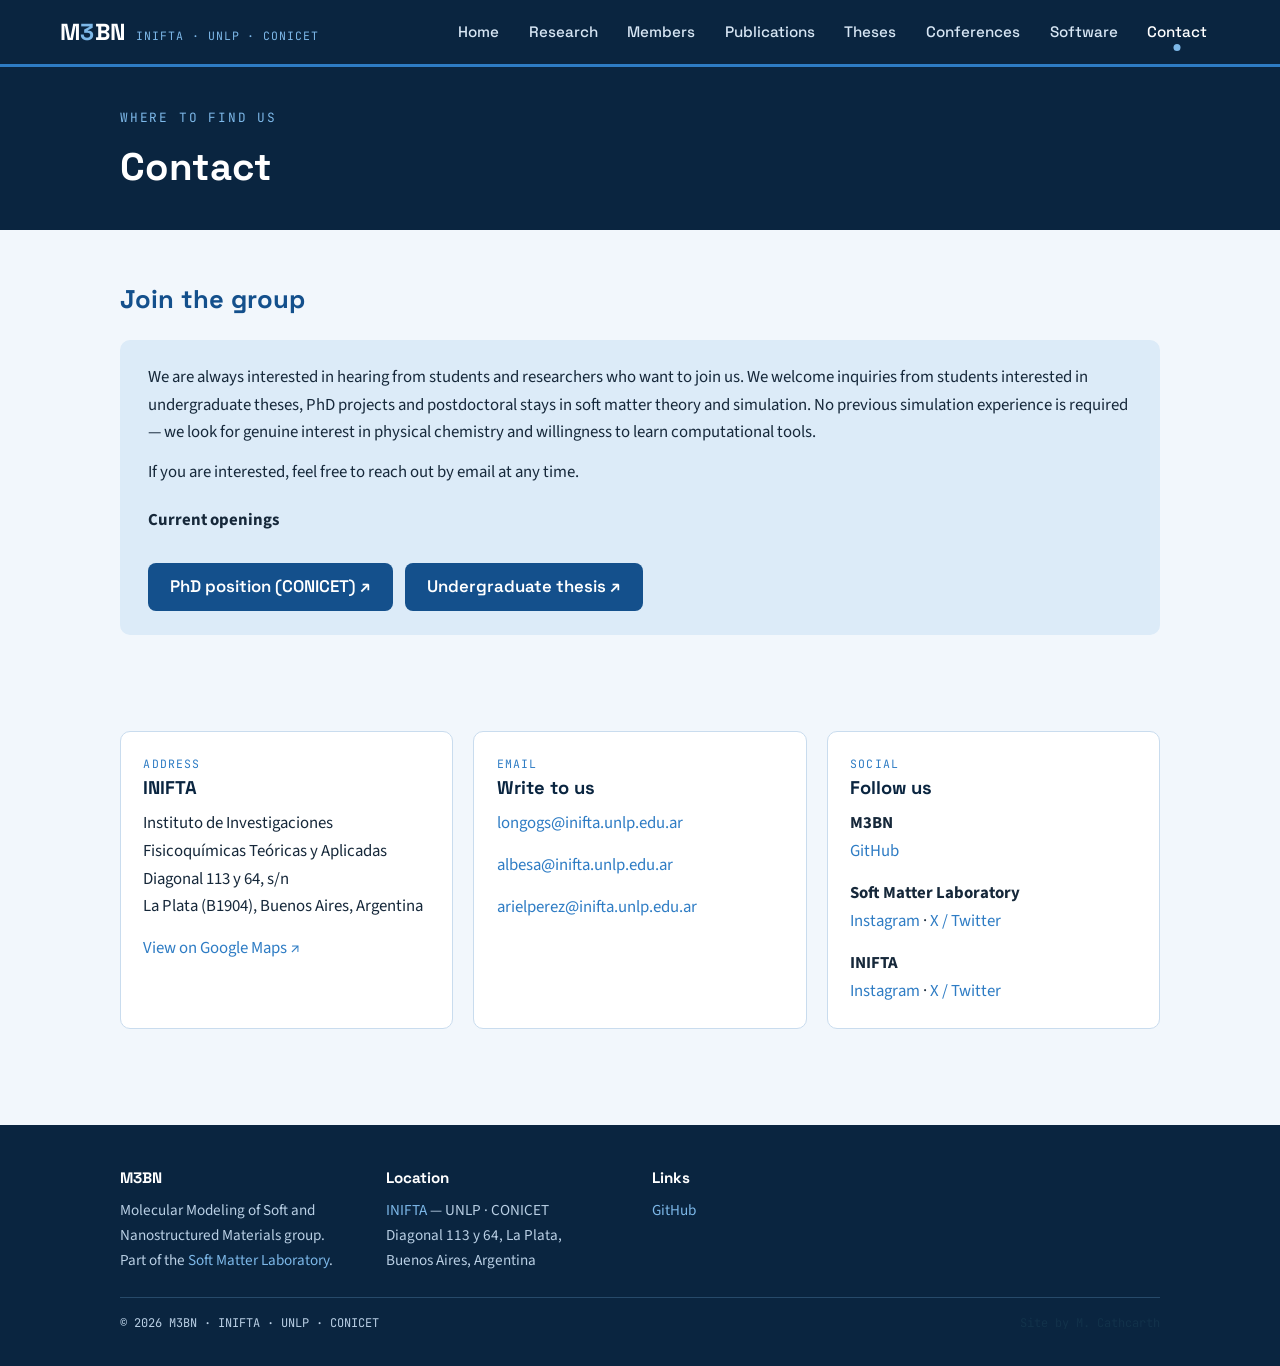
<file: contact.html>
<!DOCTYPE html>
<html lang="en">
<head>
  <meta charset="UTF-8">
  <meta name="viewport" content="width=device-width, initial-scale=1.0">
  <title>Contact · M3BN</title>
  <meta name="description" content="Contact information and opportunities to join the M3BN group, INIFTA, La Plata.">
  <link rel="stylesheet" href="assets/css/style.css">
</head>
<body>

  <!-- ================= HEADER (identical on every page) ================= -->
  <header class="header">
    <div class="container">
      <a class="brand" href="index.html">
        <span class="acronym">M<span>3</span>BN</span>
        <span class="institute">INIFTA · UNLP · CONICET</span>
      </a>
      <button class="nav-toggle" aria-expanded="false" aria-controls="main-nav">MENU</button>
      <nav class="nav" id="main-nav" aria-label="Main navigation">
        <ul>
          <li><a href="index.html">Home</a></li>
          <li><a href="research.html">Research</a></li>
          <li><a href="members.html">Members</a></li>
          <li><a href="publications.html">Publications</a></li>
          <li><a href="theses.html">Theses</a></li>
          <li><a href="conferences.html">Conferences</a></li>
          <li><a href="software.html">Software</a></li>
          <li><a href="contact.html">Contact</a></li>
        </ul>
      </nav>
    </div>
  </header>

  <section class="page-header">
    <div class="container">
      <p class="eyebrow">Where to find us</p>
      <h1>Contact</h1>
    </div>
  </section>

    <section class="section">
    <div class="container">
      <h2>Join the group</h2>
      <div class="panel">
        <p>We are always interested in hearing from students and researchers who want
        to join us. We welcome inquiries from students interested in undergraduate
        theses, PhD projects and postdoctoral stays in soft matter theory and simulation.
        No previous simulation experience is required — we look for genuine interest in
        physical chemistry and willingness to learn computational tools.</p>
        <!-- <p>We welcome inquiries from students interested in undergraduate theses,
        PhD projects and postdoctoral stays in soft matter theory and simulation.
        No previous simulation experience is required: we look for genuine interest
        in physical chemistry and willingness to learn computational tools.</p> -->

        <p style="margin-top:0.75rem;">If you are interested, feel free to reach out
        by email at any time.</p>

        <!-- ===== CURRENT OPENINGS — show when there are active calls, remove/comment out when there are none ===== -->
        <p style="margin-top:1.25rem;"><strong>Current openings</strong></p>
        <div class="cta-buttons">
          <a class="btn" href="assets/flyers/phd-position-conicet.jpg" target="_blank" rel="noopener">PhD position (CONICET) ↗</a>
          <a class="btn" href="assets/flyers/undergraduate-thesis.jpg" target="_blank" rel="noopener">Undergraduate thesis ↗</a>
        </div>
        <!-- ===== END CURRENT OPENINGS ===== -->
      </div>
    </div>
  </section>

  <section class="section">
    <div class="container">
      <div class="grid">
        <article class="card">
          <p class="tag">Address</p>
          <h3>INIFTA</h3>
          <p>Instituto de Investigaciones Fisicoquímicas Teóricas y Aplicadas<br>
          <!-- <p>Institute of Theoretical and Applied Physicochemical Research<br> -->
          Diagonal 113 y 64, s/n<br>
          La Plata (B1904), Buenos Aires, Argentina</p>
          <p><a href="https://maps.google.com/?q=INIFTA+La+Plata" target="_blank" rel="noopener">View on Google Maps ↗</a></p>
        </article>
        <article class="card">
          <p class="tag">Email</p>
          <h3>Write to us</h3>
          <p><a href="longogs@inifta.unlp.edu.ar">longogs@inifta.unlp.edu.ar</a></p>
          <p><a href="albesa@inifta.unlp.edu.ar">albesa@inifta.unlp.edu.ar</a></p>
          <p><a href="arielperez@inifta.unlp.ar">arielperez@inifta.unlp.edu.ar</a></p>
        </article>
        <article class="card">
          <p class="tag">Social</p>
          <h3>Follow us</h3>
          <p style="margin-bottom:0.75rem;">
            <strong>M3BN</strong><br>
            <a href="https://github.com/m3bn">GitHub</a>
          </p>
          <p style="margin-bottom:0.75rem;">
            <strong>Soft Matter Laboratory</strong><br>
            <a href="https://www.instagram.com/softmatterlab/">Instagram</a> ·
            <a href="https://twitter.com/softmatterlab">X / Twitter</a>
          </p>
          <p>
            <strong>INIFTA</strong><br>
            <a href="https://www.instagram.com/inifta_ok">Instagram</a> ·
            <a href="https://x.com/inifta_ok">X / Twitter</a>
          </p>
        </article>
      </div>
    </div>
  </section>

  <!-- ================= FOOTER (identical on every page) ================= -->
  <footer class="footer">
    <div class="container">
      <div>
        <h4>M3BN</h4>
        <p>Molecular Modeling of Soft and Nanostructured Materials group.</p>
        <p>Part of the <a href="https://softmatter.quimica.unlp.edu.ar/">Soft Matter Laboratory</a>.</p>
      </div>
      <div>
        <h4>Location</h4>
        <p><a href="https://inifta.unlp.edu.ar/">INIFTA</a> — UNLP · CONICET<br>
        Diagonal 113 y 64, La Plata,<br>Buenos Aires, Argentina</p>
      </div>
      <div>
        <h4>Links</h4>
        <p>
          <a href="https://github.com/m3bn">GitHub</a> <!-- ·
          <a href="https://www.instagram.com/softmatterlab/">Instagram</a> ·
          <a href="https://twitter.com/softmatterlab">X</a> -->
        </p>
      </div>
      <!-- <p class="legal">© 2026 M3BN · INIFTA · UNLP · CONICET</p> -->
      <p class="legal" style="display:flex; justify-content:space-between; flex-wrap:wrap; gap:0.5rem;">
        <span>© 2026 M3BN · INIFTA · UNLP · CONICET</span>
        <span style="color:#12324a;">Site by M. Cathcarth</span>
      </p>
    </div>
  </footer>

  <script src="assets/js/main.js"></script>
</body>
</html>
</file>
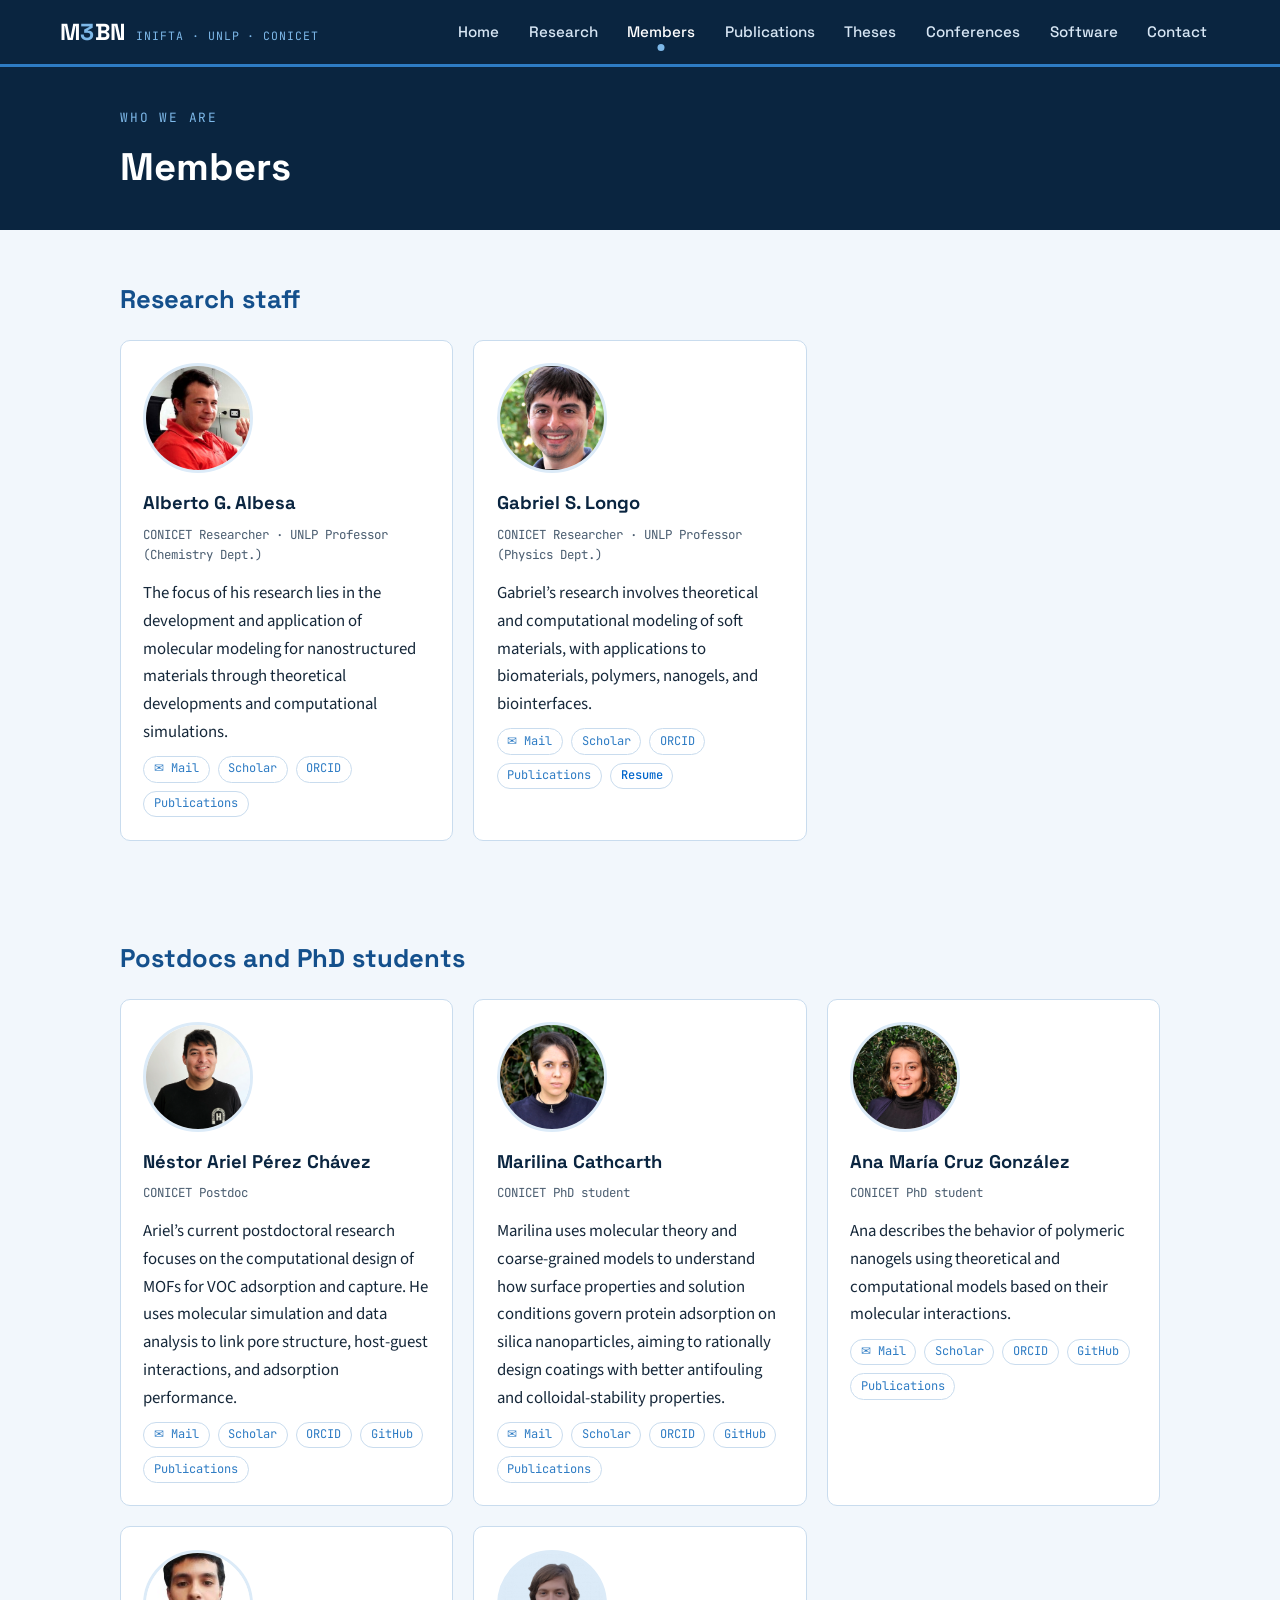
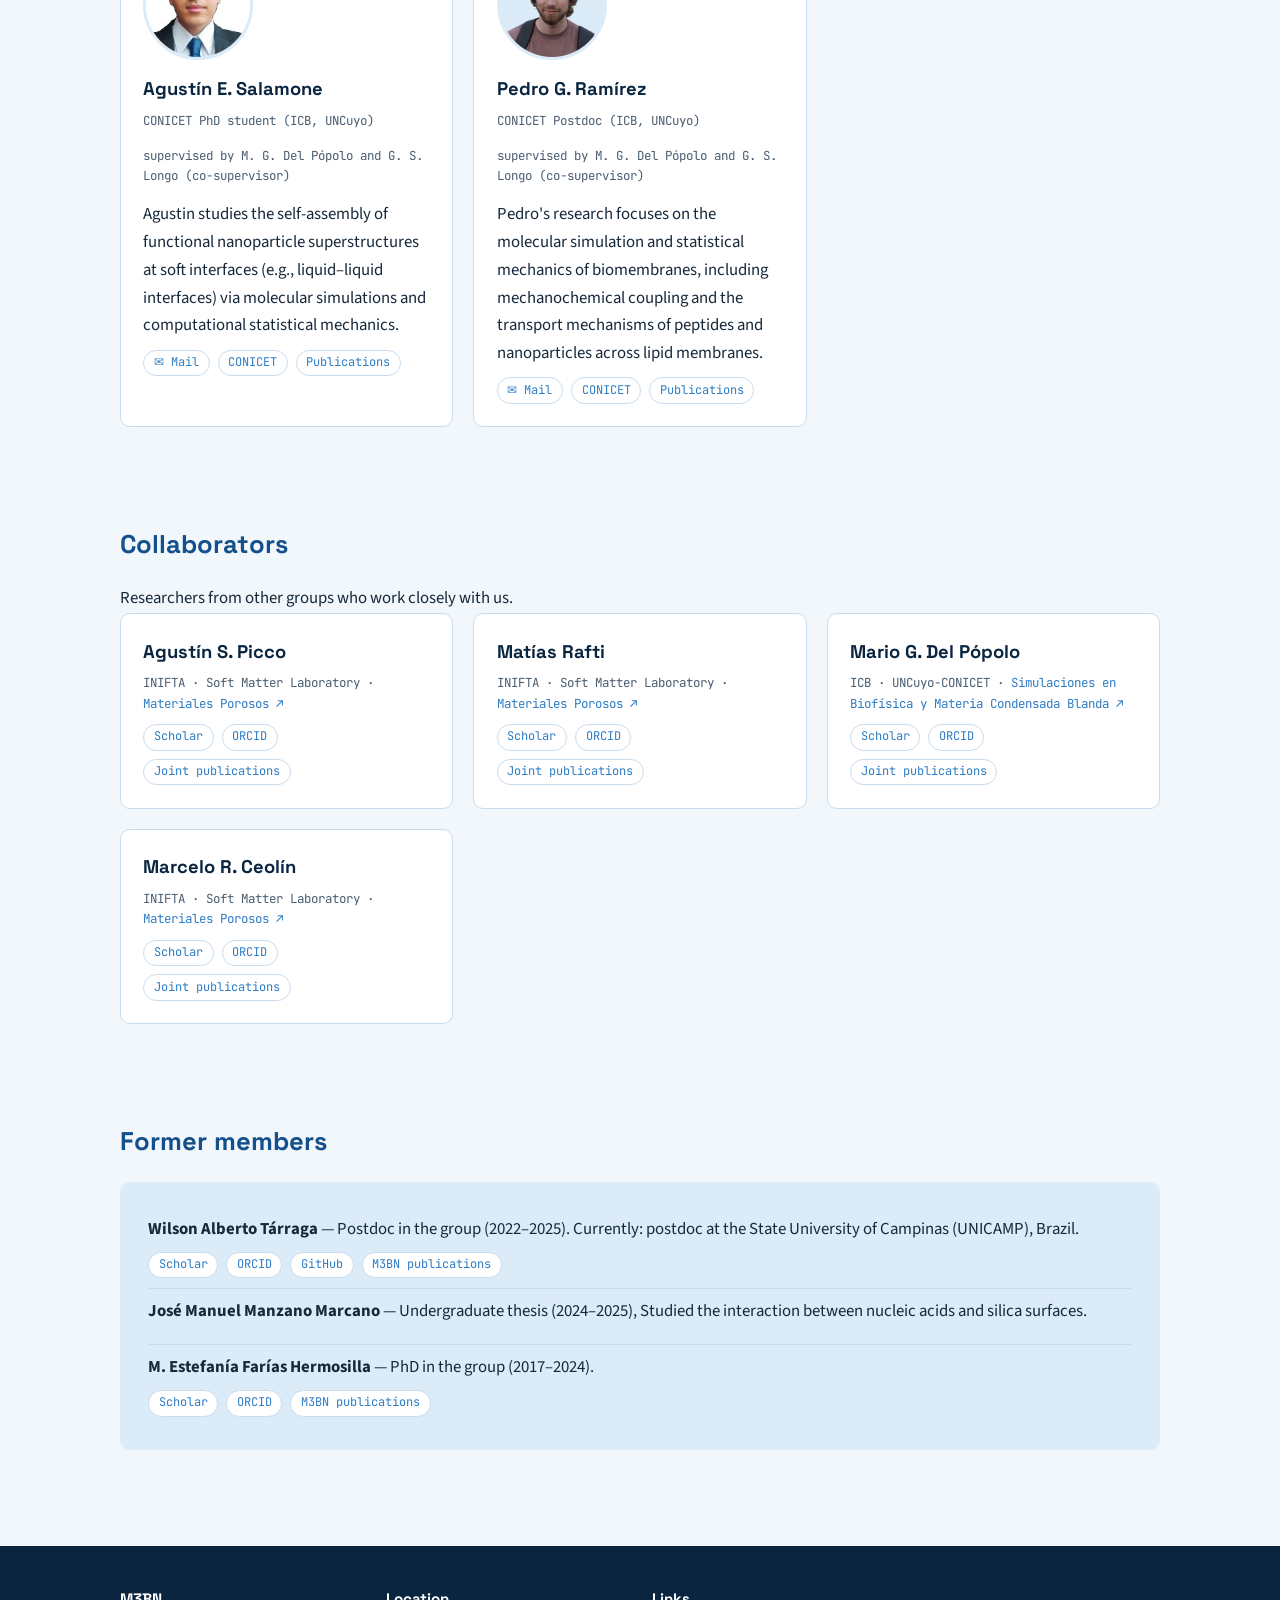
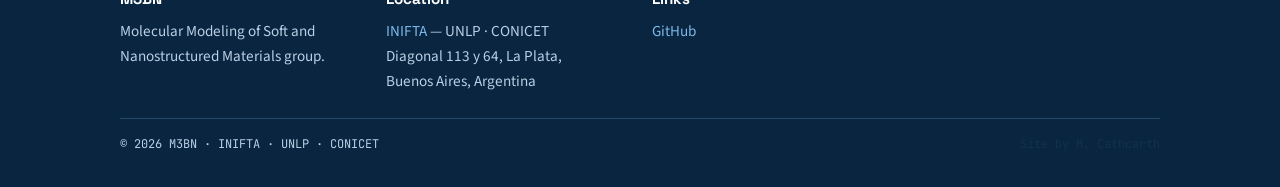
<file: members.html>
<!DOCTYPE html>
<html lang="en">
<head>
  <meta charset="UTF-8">
  <meta name="viewport" content="width=device-width, initial-scale=1.0">
  <title>Members · M3BN</title>
  <meta name="description" content="Members of the M3BN group: researchers, PhD fellows and thesis students.">
  <link rel="stylesheet" href="assets/css/style.css">
</head>
<body>

  <!-- ================= HEADER (identical on every page) ================= -->
  <header class="header">
    <div class="container">
      <a class="brand" href="index.html">
        <span class="acronym">M<span>3</span>BN</span>
        <span class="institute">INIFTA · UNLP · CONICET</span>
      </a>
      <button class="nav-toggle" aria-expanded="false" aria-controls="main-nav">MENU</button>
      <nav class="nav" id="main-nav" aria-label="Main navigation">
        <ul>
          <li><a href="index.html">Home</a></li>
          <li><a href="research.html">Research</a></li>
          <li><a href="members.html">Members</a></li>
          <li><a href="publications.html">Publications</a></li>
          <li><a href="theses.html">Theses</a></li>
          <li><a href="conferences.html">Conferences</a></li>
          <li><a href="software.html">Software</a></li>
          <li><a href="contact.html">Contact</a></li>
        </ul>
      </nav>
    </div>
  </header>

  <section class="page-header">
    <div class="container">
      <p class="eyebrow">Who we are</p>
      <h1>Members</h1>
    </div>
  </section>

  <!-- ============================================================
       HOW TO ADD A MEMBER:
       1. Copy a full <article class="card member"> block
       2. Put the photo in assets/img/members/ (square, ideally 400x400 px)
       3. Fill in name, role, email and links
       ============================================================ -->

  <!-- ============================================================ -->
  <!-- Principal investigator -->
  <!-- ============================================================ -->

  <section class="section">
    <div class="container">
      <h2>Research staff</h2>
      <div class="grid">


        <article class="card member">
          <img class="photo" src="assets/img/members/AA.png" alt="Photo of A. Albesa">
          <h3>Alberto G. Albesa</h3> 
          <p class="role">CONICET Researcher · UNLP Professor (Chemistry Dept.)</p>
          <p>The focus of his research lies in the development and application of molecular modeling 
            for nanostructured materials through theoretical developments and computational simulations.</p>
          <div class="links">
            <a href="mailto:alberto.albesa@gmail.com">✉ Mail</a>
            <a href="https://scholar.google.com/citations?user=fY8KZYEAAAAJ&hl=en&oi=ao/">Scholar</a>
            <a href="https://orcid.org/0000-0002-7278-5789/">ORCID</a>
            <!--<a href="https://github.com/">GitHub</a>-->
            <a href="publications.html?author=Albesa">Publications</a>
          </div>
        </article>


        
        <article class="card member">
          <img class="photo" src="assets/img/members/GL.png" alt="Photo of G. S. Longo">
          <h3>Gabriel S. Longo</h3> 
          <p class="role">CONICET Researcher · UNLP Professor (Physics Dept.) </p>
          <p>Gabriel’s research involves theoretical and computational modeling of soft materials, with applications to biomaterials, polymers, nanogels, and biointerfaces.</p>          
          <div class="links">
            <a href="mailto:longogs@inifta.unlp.edu.ar">✉ Mail</a>
            <a href="https://scholar.google.com/citations?user=sbqQkJ4AAAAJ&hl=en&oi=ao/">Scholar</a>
            <a href="https://orcid.org/0000-0001-8353-5163/">ORCID</a>
            <!--<a href="https://github.com/">GitHub</a>-->
            <a href="publications.html?author=Longo">Publications</a>
            <a href="#" class="resume-toggle">Resume</a>
          </div>

          <div class="resume-content">
          <p><strong>Short CV:</strong>
            <ul>
              <li>· Current positions: Independent Researcher, CONICET; Associate Professor, Department of Physics, UNLP.</li>
              <li>· PhD: Purdue University, USA (2007).</li>
              <li>· Bachelor's degree in Physics: Univ. Nac. Córdoba, Argentina (2002).</li>
              <li>· Postdoctoral research: SISSA and ICTP, Italy (2007–2009); Northwestern University, USA (2009–2013).</li>
            </ul>       
          </p>
          </div>
          
        </article>





        
        
      </div>
    </div>
  </section>

  <!-- ============================================================ -->
  <!-- Postdocs & PhD students -->
  <!-- ============================================================ -->

  <section class="section">
    <div class="container">
      <h2>Postdocs and PhD students</h2>
      <div class="grid">
        <article class="card member">
          <img class="photo" src="assets/img/members/NP.png" alt="Photo of N. A. Perez Chavez">
          <h3>Néstor Ariel Pérez Chávez</h3>
          <p class="role">CONICET  Postdoc</p>
          <p>Ariel’s current postdoctoral research focuses on the computational design of MOFs 
            for VOC adsorption and capture. He uses molecular simulation and data analysis to 
            link pore structure, host-guest interactions, and adsorption performance.</p>
          <div class="links">
            <a href="mailto:arielperez@inifta.unlp.edu.ar">✉ Mail</a>
            <a href="https://scholar.google.com/citations?hl=en&user=yc9RvvoAAAAJ/">Scholar</a>
            <a href="https://orcid.org/0009-0005-0471-2990/">ORCID</a>
            <a href="https://github.com/nariel-perez/">GitHub</a>
            <a href="publications.html?author=Pérez-Chávez">Publications</a>
          </div>
        </article>
        
        <article class="card member">
          <img class="photo" src="assets/img/members/MC.png" alt="Photo of M. Cathcarth">
          <h3>Marilina Cathcarth</h3>
          <p class="role">CONICET PhD student </p>
          <p>Marilina uses molecular theory and coarse-grained models to understand how surface properties 
            and solution conditions govern protein adsorption on silica nanoparticles, aiming to rationally 
            design coatings with better antifouling and colloidal-stability properties.</p>
          <div class="links">
            <a href="mailto:mcathcarth@inifta.unlp.edu.ar">✉ Mail</a>
            <a href="https://scholar.google.com/citations?user=kQq6ZWYAAAAJ&hl=en&oi=ao/">Scholar</a>
            <a href="https://orcid.org/0000-0002-1062-0954/">ORCID</a>
            <a href="https://github.com/mcathcarth/">GitHub</a>
            <a href="publications.html?author=Cathcarth">Publications</a>
          </div>
        </article>
        
        <article class="card member">
          <img class="photo" src="assets/img/members/AC.png" alt="Photo of A. M. Cruz Gonzalez">
          <h3>Ana María Cruz González</h3>
          <p class="role">CONICET PhD student </p>
          <p>Ana describes the behavior of polymeric nanogels using theoretical and computational models 
            based on their molecular interactions.</p>
          <div class="links">
            <a href="mailto:anamcruzgonzalez@inifta.unlp.edu.ar ">✉ Mail</a>
            <a href="https://scholar.google.com/citations?hl=en&user=4L2tFRAAAAAJ/">Scholar</a>
            <a href="https://orcid.org/0000-0002-2102-6408/">ORCID</a>
            <a href="https://github.com/Mooncruz/">GitHub</a>
            <a href="publications.html?author=Cruz-González">Publications</a>
          </div>
        </article>

        <article class="card member">
          <img class="photo" src="assets/img/members/AES.jpeg" alt="Agustín's picture">
          <h3>Agustín E. Salamone </h3>
          <p class="role">CONICET PhD student (ICB, UNCuyo) </p>
          <p class="role"> supervised by M. G. Del Pópolo and G. S. Longo (co-supervisor) </p>
          <p>Agustin studies the self-assembly of functional nanoparticle superstructures at soft interfaces (e.g., liquid–liquid interfaces)
          via molecular simulations and computational statistical mechanics.</p>
          <!-- Use correct comment syntax: -->
          <div class="links">
            <a href="mailto:asalamone@mendoza-conicet.gob.ar">✉ Mail</a>
            <a href="https://bicyt.conicet.gov.ar/fichas/p/agustin-emanuel-salamone">CONICET</a>
            <a href="publications.html?author=Salamone">Publications</a>
            <!-- 
            <a href="...">Scholar</a>
            <a href="...">ORCID</a>
            <a href="...">GitHub</a>
            -->
          </div>     
        </article> 
        
        <article class="card member">
          <img class="photo" src="assets/img/members/PGR.png" alt="Pedro's picture">
          <h3>Pedro G. Ramírez </h3>
          <p class="role">CONICET Postdoc (ICB, UNCuyo) </p>
          <p class="role">supervised by M. G. Del Pópolo and G. S. Longo (co-supervisor) </p>
          <p> Pedro's research focuses on the molecular simulation and statistical mechanics of biomembranes,
          including mechanochemical coupling and the transport mechanisms of peptides
          and nanoparticles across lipid membranes. </p>
          <div class="links">
            <a href="mailto:pgramirez@mendoza-conicet.gob.ar">✉ Mail</a>
            <a href="https://bicyt.conicet.gov.ar/fichas/p/pedro-german-ramirez">CONICET</a>
            <a href="publications.html?author=Ramírez">Publications</a>
            <!--
            <a href="...">Scholar</a>
            <a href="...">ORCID</a>
            <a href="...">GitHub</a>
            -->
          </div> 
        </article> 

      </div>
    </div>   
  </section>
        


  <!-- ============================================================ -->
  <!-- Collaborators -->
  <!-- ============================================================ -->

  <section class="section">
    <div class="container">
      <h2>Collaborators</h2>
      <p>Researchers from other groups who work closely with us.</p>
      <div class="grid">
        
        <article class="card member">
          <!-- <img class="photo" src="assets/img/members/ASP.png" alt="Photo of A. S. Picco"> -->
          <h3>Agustín S. Picco</h3>
          <p class="role">INIFTA · Soft Matter Laboratory ·
            <a href="https://inifta.unlp.edu.ar/grupo-materiales-porosos/">Materiales Porosos&nbsp;↗</a></p>
          <!-- <p>Brief note on the collaboration (optional).</p> -->
          <div class="links">
            <a href="https://scholar.google.com/citations?user=aA7s0OUAAAAJ&hl">Scholar</a>
            <a href="https://orcid.org/0000-0003-4683-7319">ORCID</a>
            <a href="publications.html?author=Picco">Joint publications</a>
          </div>
        </article>

        <article class="card member">
          <!-- <img class="photo" src="assets/img/members/MR.png" alt="Photo of M. Rafti"> -->
          <h3>Matías Rafti</h3>
          <p class="role">INIFTA · Soft Matter Laboratory ·
            <a href="https://inifta.unlp.edu.ar/grupo-materiales-porosos/">Materiales Porosos&nbsp;↗</a></p>
          <!-- <p>Brief note on the collaboration (optional).</p> -->
          <div class="links">
            <a href="https://scholar.google.com/citations?user=k2qRt_oAAAAJ&hl">Scholar</a>
            <a href="https://orcid.org/0000-0003-3393-358X">ORCID</a>
            <a href="publications.html?author=Rafti">Joint publications</a>
          </div>
        </article>
        
        <article class="card member">
          <!-- <img class="photo" src="assets/img/members/MGDP.png" alt="Photo of M. G. Del Pópolo"> -->
          <h3>Mario G. Del Pópolo</h3>
          <p class="role">ICB · UNCuyo-CONICET ·
            <a href="https://icb.conicet.gov.ar/sbmcb/">Simulaciones en Biofísica y Materia Condensada Blanda&nbsp;↗</a></p> 
          <!-- <p>Brief note on the collaboration (optional).</p> -->
          <div class="links">
            <a href="https://scholar.google.com/citations?user=67qLsnEAAAAJ&hl=en&oi=ao">Scholar</a>
            <a href="https://orcid.org/0000-0002-1435-2424">ORCID</a>
            <a href="publications.html?author=Del+Pópolo">Joint publications</a>
          </div>
        </article>

        <article class="card member">
          <!-- <img class="photo" src="assets/img/members/MRC.png" alt="Photo of M. R. Ceolín"> -->
          <h3>Marcelo R. Ceolín</h3>
          <p class="role">INIFTA · Soft Matter Laboratory ·
            <a href="https://inifta.unlp.edu.ar/grupo-materiales-porosos/">Materiales Porosos&nbsp;↗</a></p>
          <!-- <p>Brief note on the collaboration (optional).</p> -->
          <div class="links">
            <a href="https://scholar.google.com.ar/citations?user=7LTN_j4AAAAJ&hl">Scholar</a>
            <a href="https://orcid.org/0000-0002-2385-7803">ORCID</a>
            <a href="publications.html?author=Ceolín">Joint publications</a>
          </div>
        </article>
        
      </div>
    </div>
  </section>

  <!-- ============================================================ -->
  <!-- Former members -->
  <!-- ============================================================ -->
  
  <section class="section">
    <div class="container">
      <h2>Former members</h2>
      <!--
      <p>Former members of the group.</p>
      -->
      <div class="panel">
        <div class="alumnus">
          <p><strong>Wilson Alberto Tárraga</strong> — Postdoc in the group (2022–2025).
            Currently: postdoc at the State University of Campinas (UNICAMP), Brazil.</p>
          <div class="links">
            <a href="https://scholar.google.com/citations?hl=en&user=5R4BFaUAAAAJ">Scholar</a>
            <a href="https://orcid.org/0009-0005-9843-0539">ORCID</a>
            <a href="https://github.com/albertoW103/">GitHub</a>
            <a href="publications.html?author=Tárraga">M3BN publications</a>
          </div>
        </div>
        
        <div class="alumnus">
          <p><strong>José Manuel Manzano Marcano</strong> — Undergraduate thesis (2024–2025), Studied the interaction between nucleic acids and silica surfaces.</p>
          <div class="links">
            <!-- <a href="https://scholar.google.com/">Scholar</a>  -->
            <!-- <a href="https://orcid.org/">ORCID</a> -->
          </div>
        </div>
        <div class="alumnus">
          <p><strong>M. Estefanía Farías Hermosilla</strong> — PhD in the group (2017–2024).</p>
          <div class="links">
            <a href="https://scholar.google.com/citations?user=UcBIbQkAAAAJ&hl=en&oi=ao">Scholar</a>
            <a href="https://orcid.org/0000-0003-4560-8610">ORCID</a>
            <a href="publications.html?author=Farías Hermosilla">M3BN publications</a>
          </div>
        </div>
        
      </div>
    </div>
  </section>

  <!-- ================= FOOTER (identical on every page) ================= -->
  <footer class="footer">
    <div class="container">
      <div>
        <h4>M3BN</h4>
        <p>Molecular Modeling of Soft and Nanostructured Materials group.</p>
        <!-- <p>Part of the <a href="https://softmatter.quimica.unlp.edu.ar/">Soft Matter Laboratory</a>.</p> -->
      </div>
      <div>
        <h4>Location</h4>
        <p><a href="https://inifta.unlp.edu.ar/">INIFTA</a> — UNLP · CONICET<br>
        Diagonal 113 y 64, La Plata,<br>Buenos Aires, Argentina</p>
      </div>
      <div>
        <h4>Links</h4>
        <p>
          <a href="https://github.com/m3bn">GitHub</a> <!-- ·
          <a href="https://www.instagram.com/softmatterlab/">Instagram</a> ·
          <a href="https://twitter.com/softmatterlab">X</a> -->
        </p>
      </div>
      <!-- <p class="legal">© 2026 M3BN · INIFTA · UNLP · CONICET</p> -->
      <p class="legal" style="display:flex; justify-content:space-between; flex-wrap:wrap; gap:0.5rem;">
        <span>© 2026 M3BN · INIFTA · UNLP · CONICET</span>
        <span style="color:#12324a;">Site by M. Cathcarth</span>
      </p>
    </div>
  </footer>

  <script src="assets/js/main.js"></script>




<script>
  document.addEventListener('DOMContentLoaded', function() {
    // Find all "Resume" toggle links
    const toggles = document.querySelectorAll('.resume-toggle');

    toggles.forEach(function(toggle) {
      toggle.addEventListener('click', function(e) {
        e.preventDefault(); // Prevent page from jumping to top

        // Find the parent article (card) of this specific toggle
        const card = this.closest('.member');
        // Find the hidden content block inside the same card
        const content = card.querySelector('.resume-content');

        // Toggle the 'resume-open' class
        const isOpening = content.classList.toggle('resume-open');

        // Change the link text
        this.textContent = isOpening ? 'Hide CV' : 'Resume';
      });
    });
  });
</script>




  
</body>
</html>
</file>
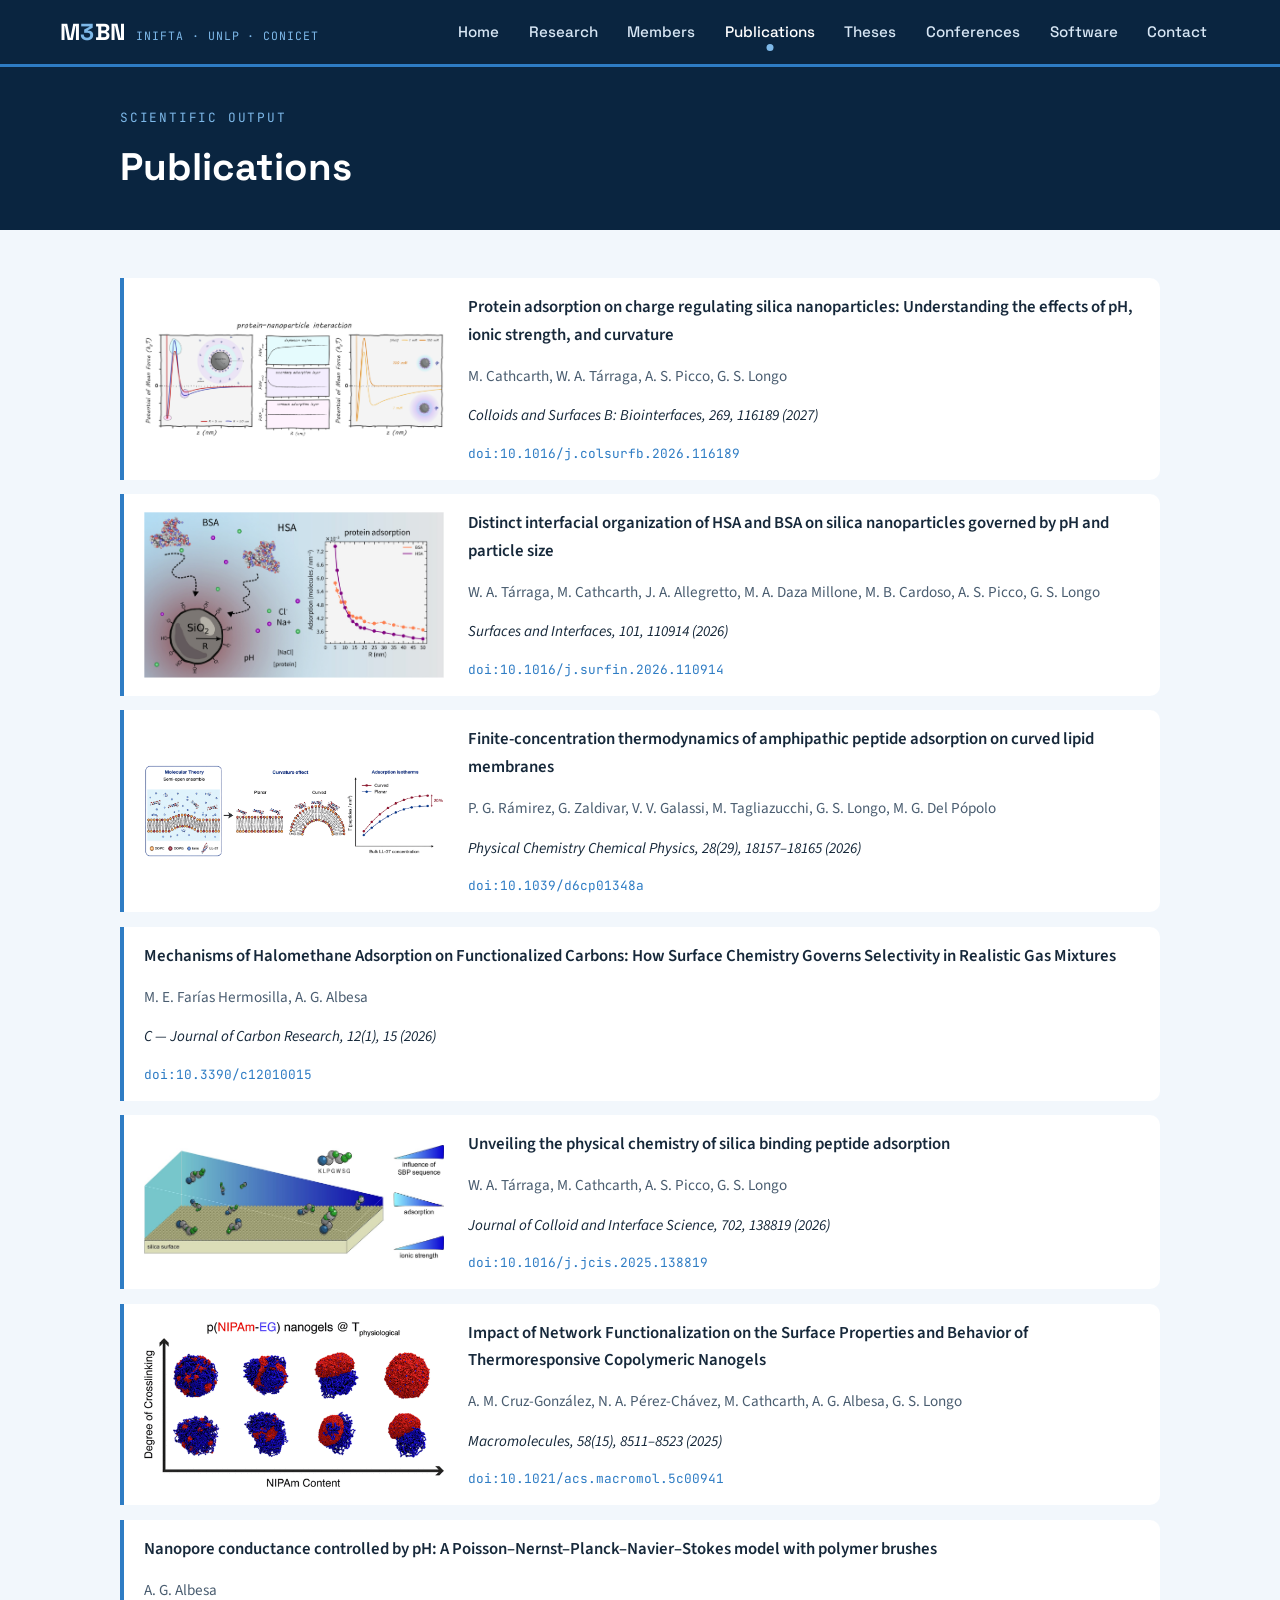
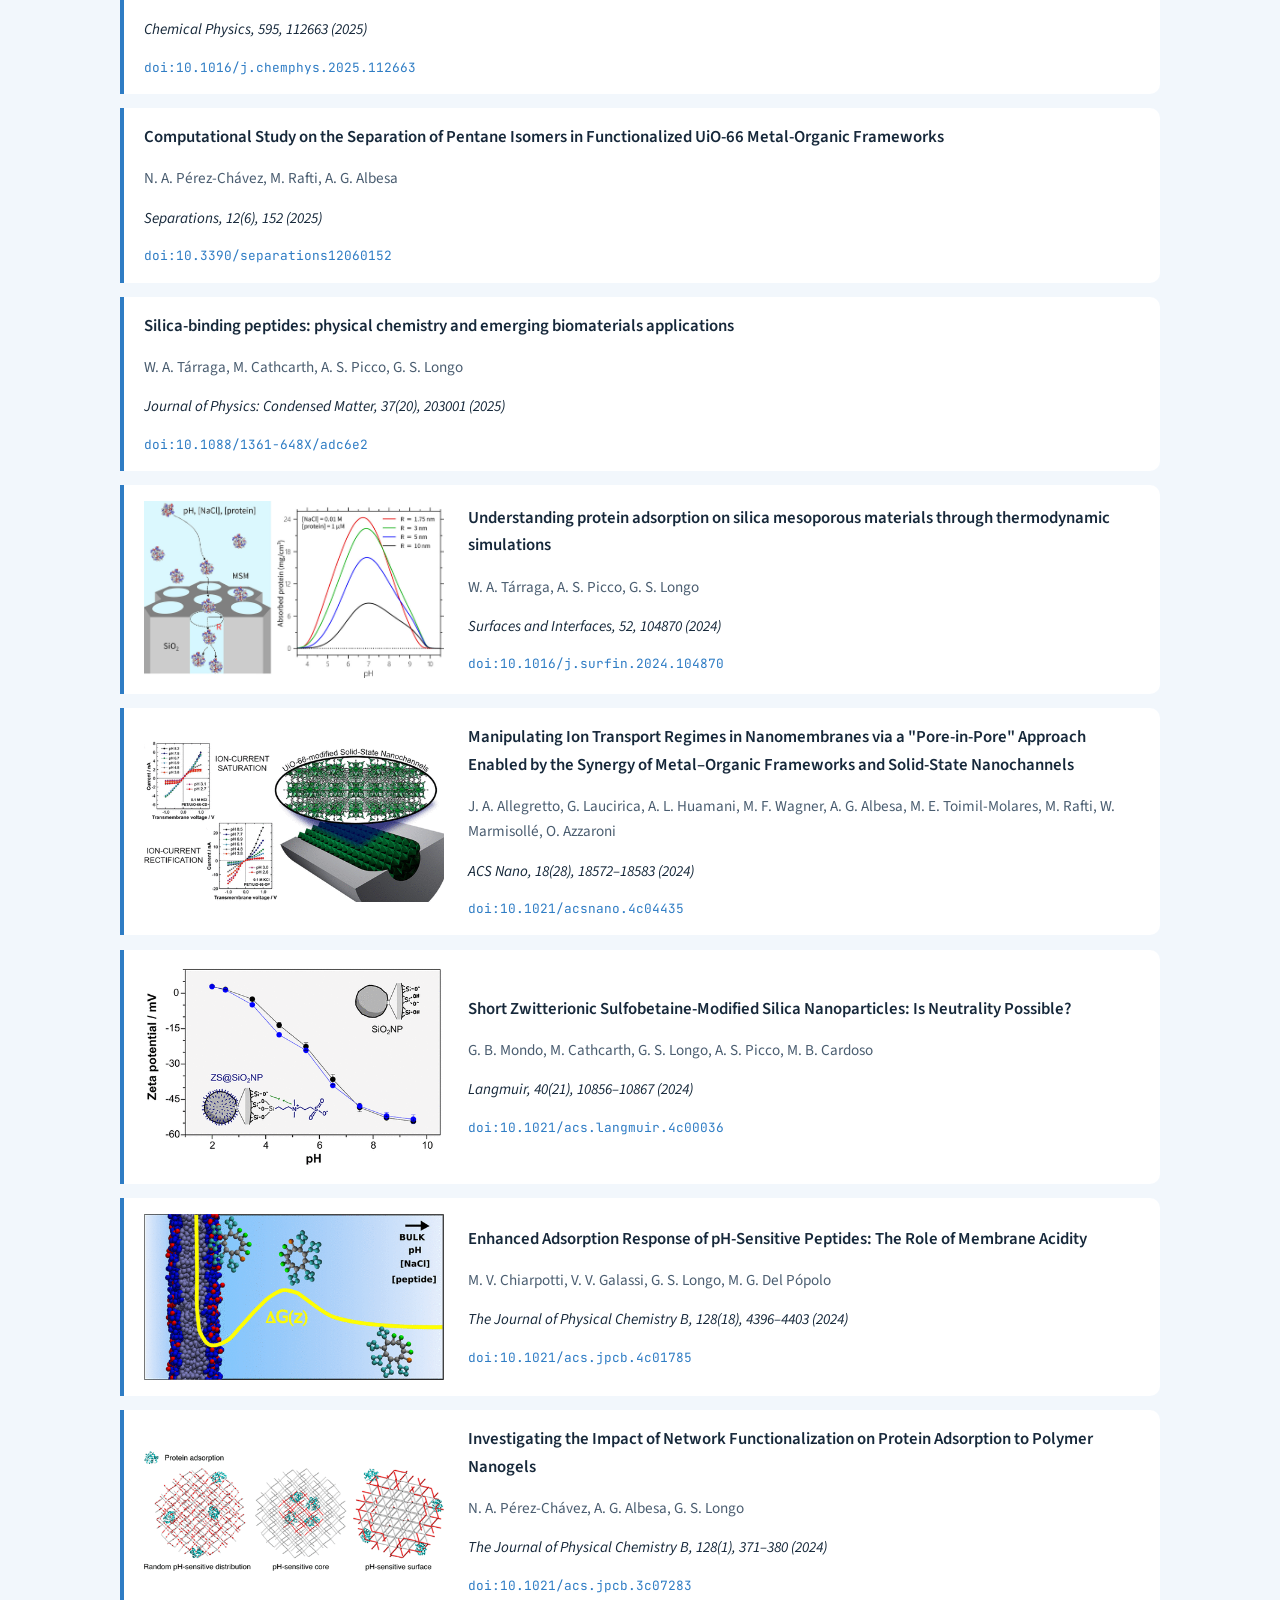
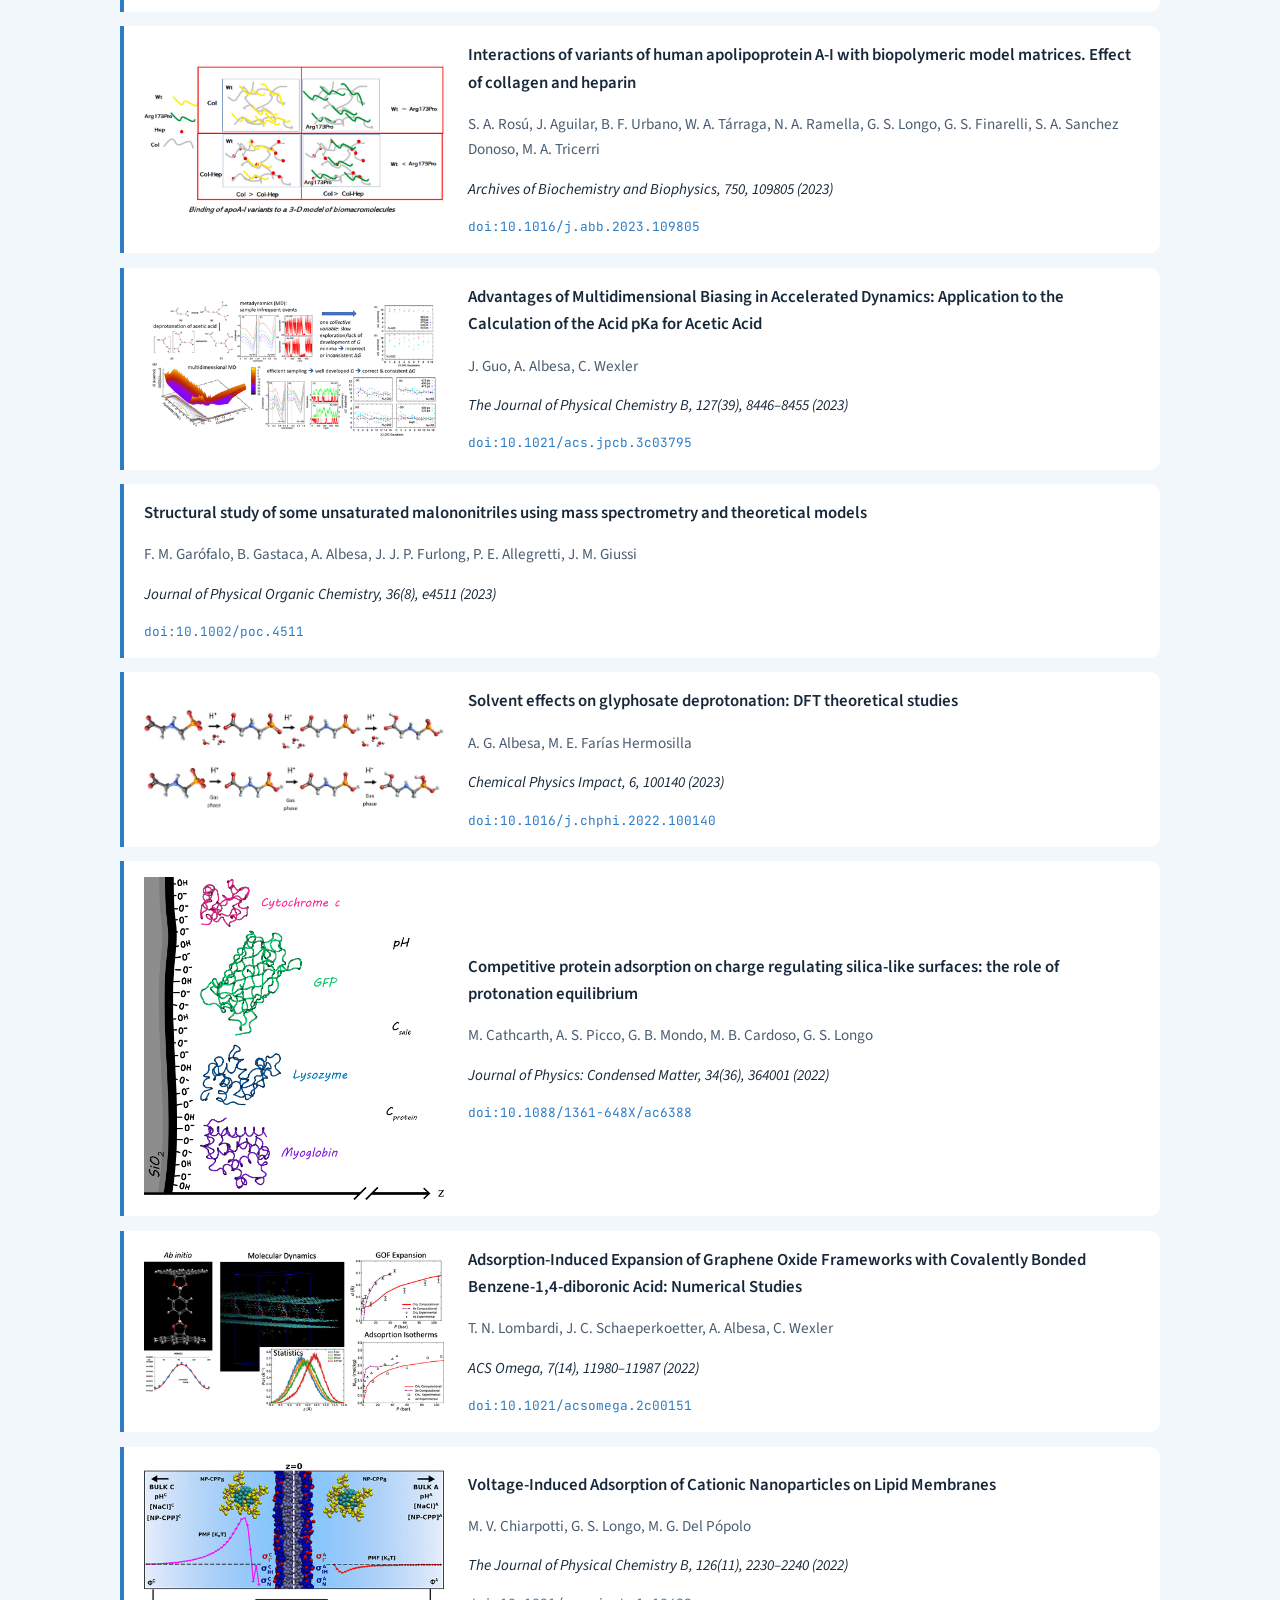
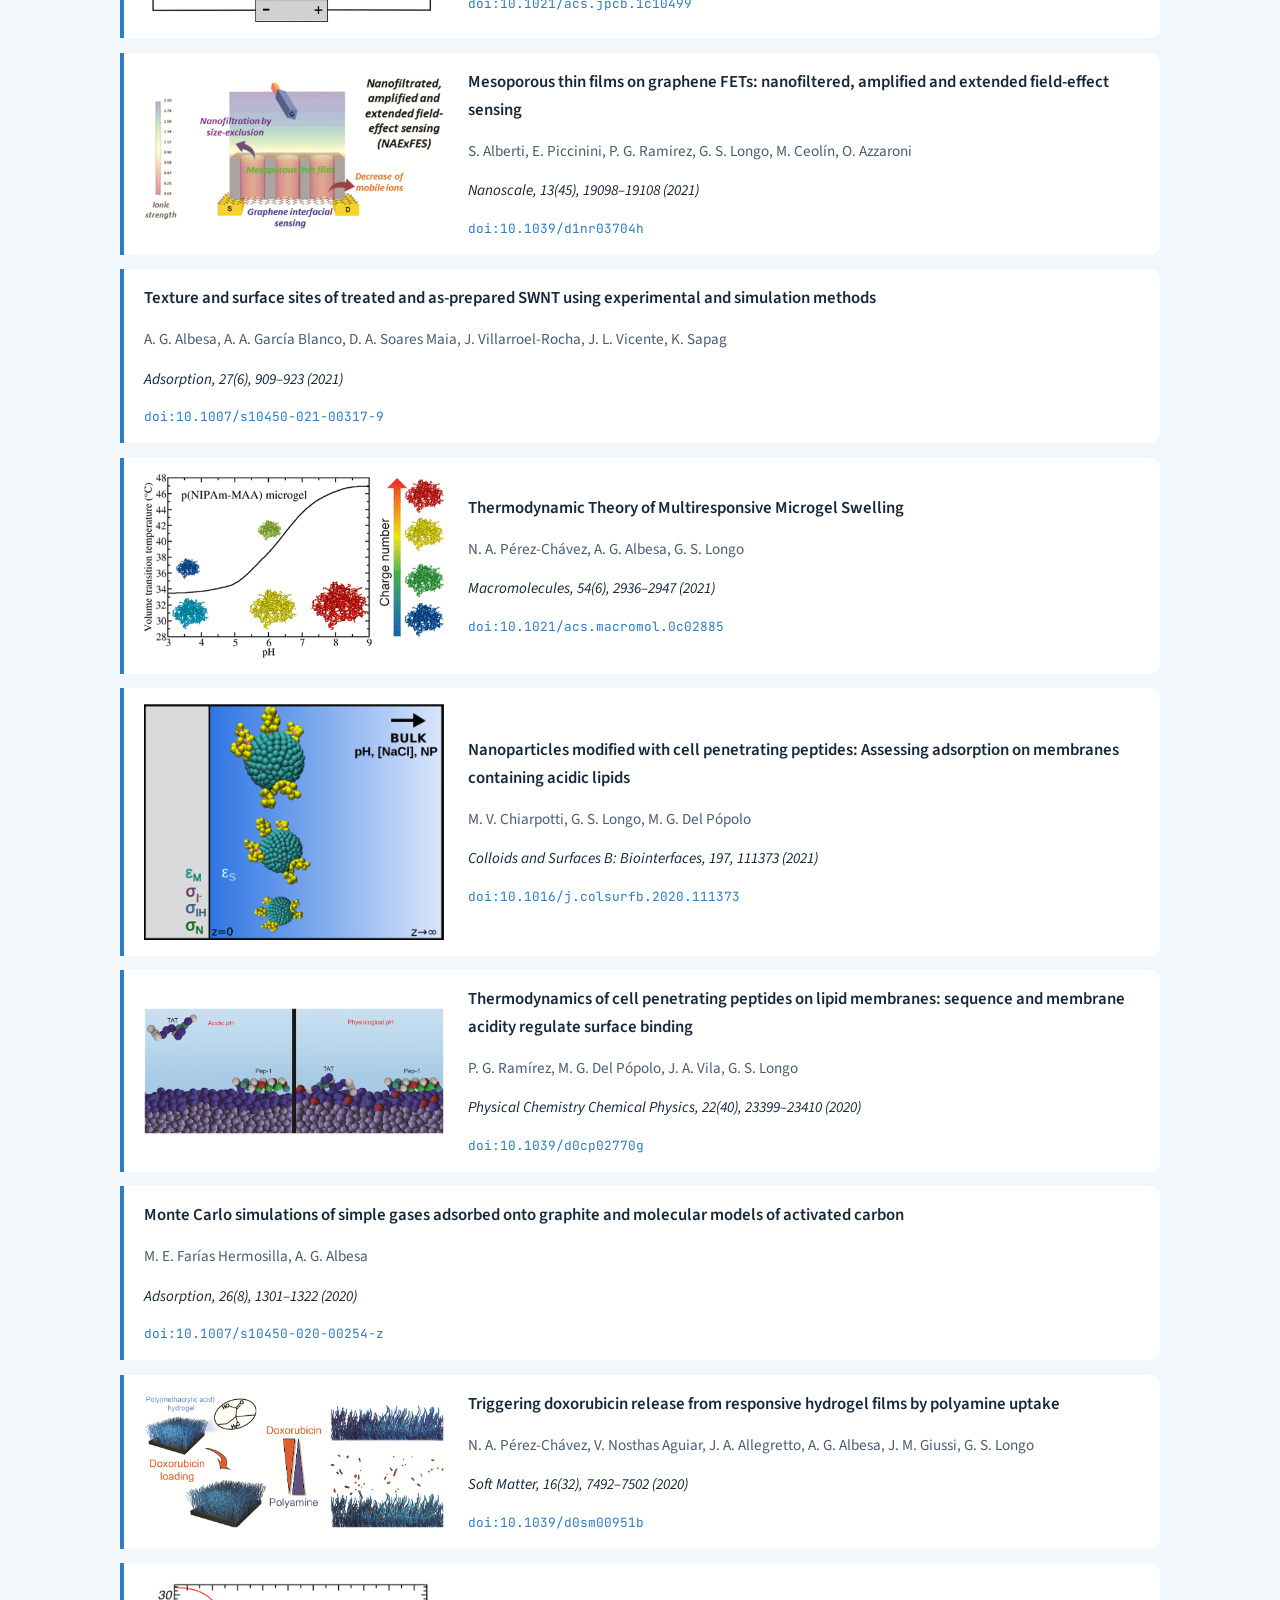
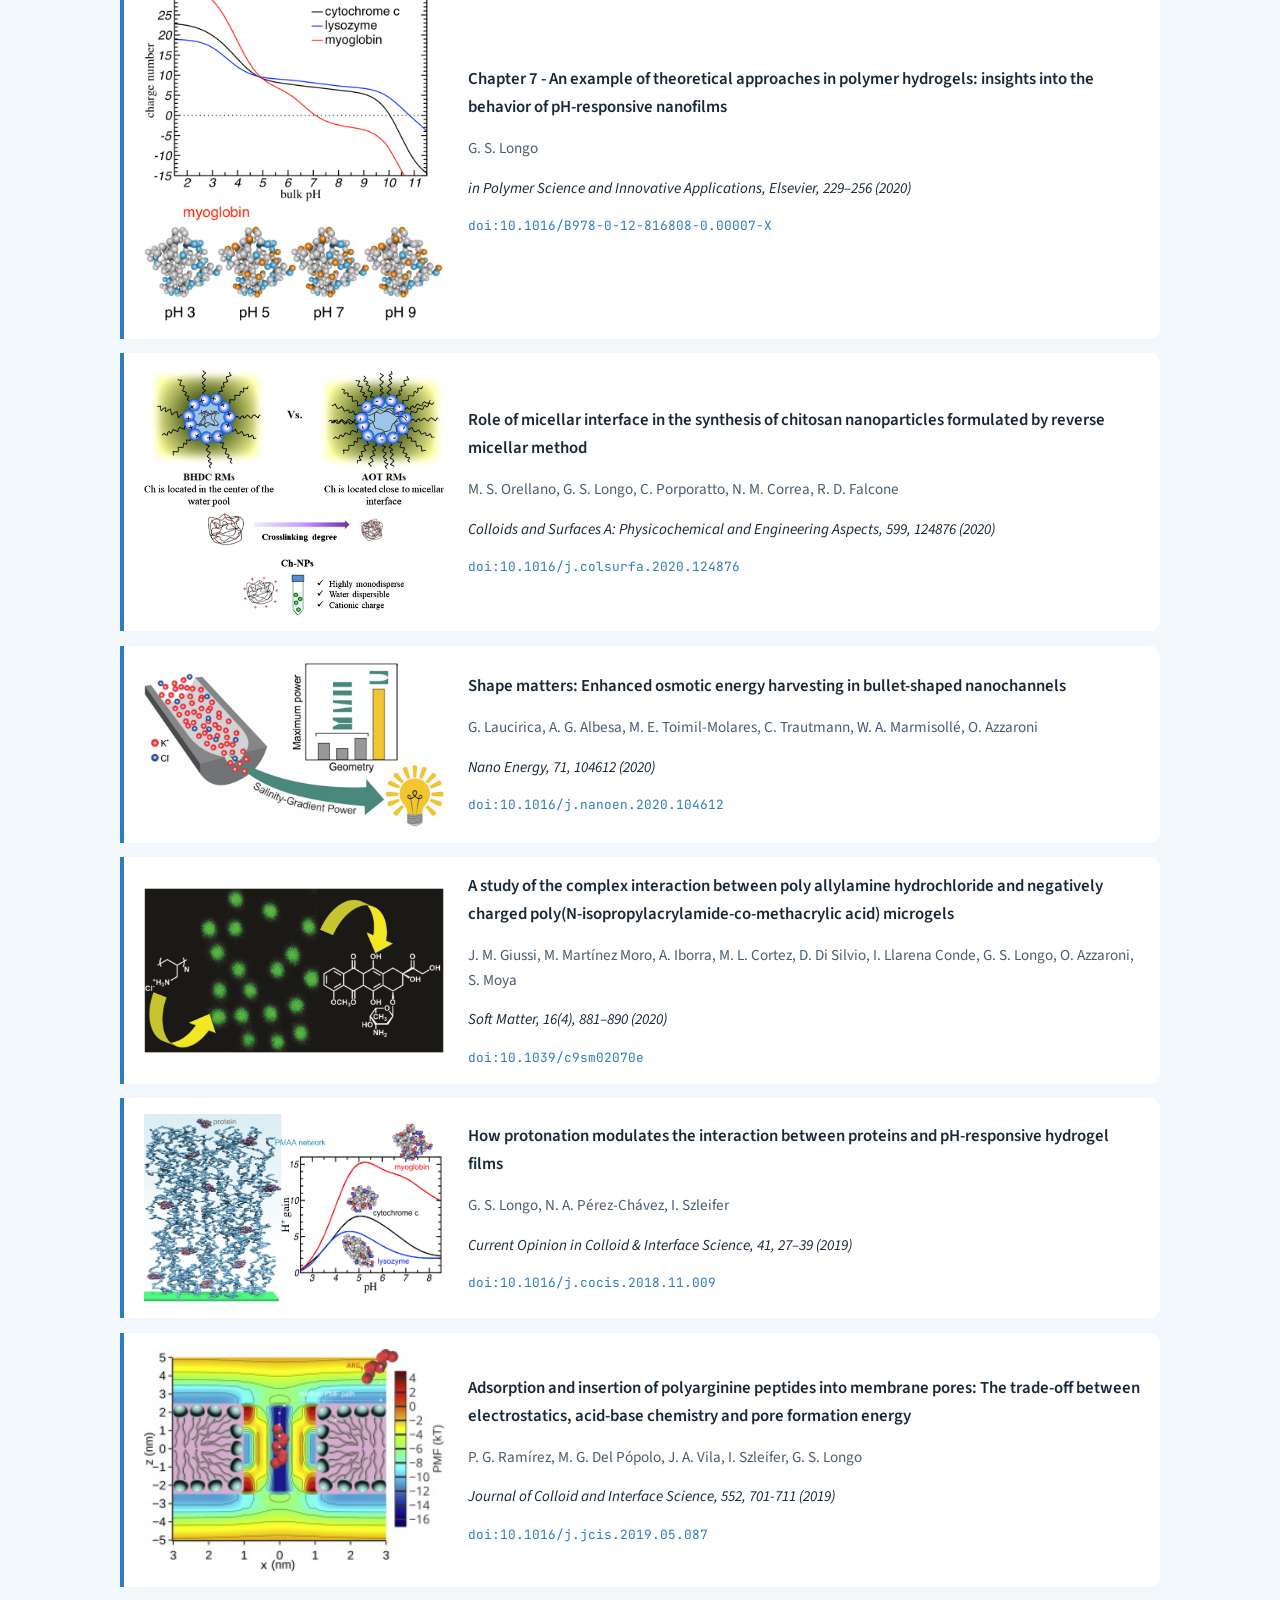
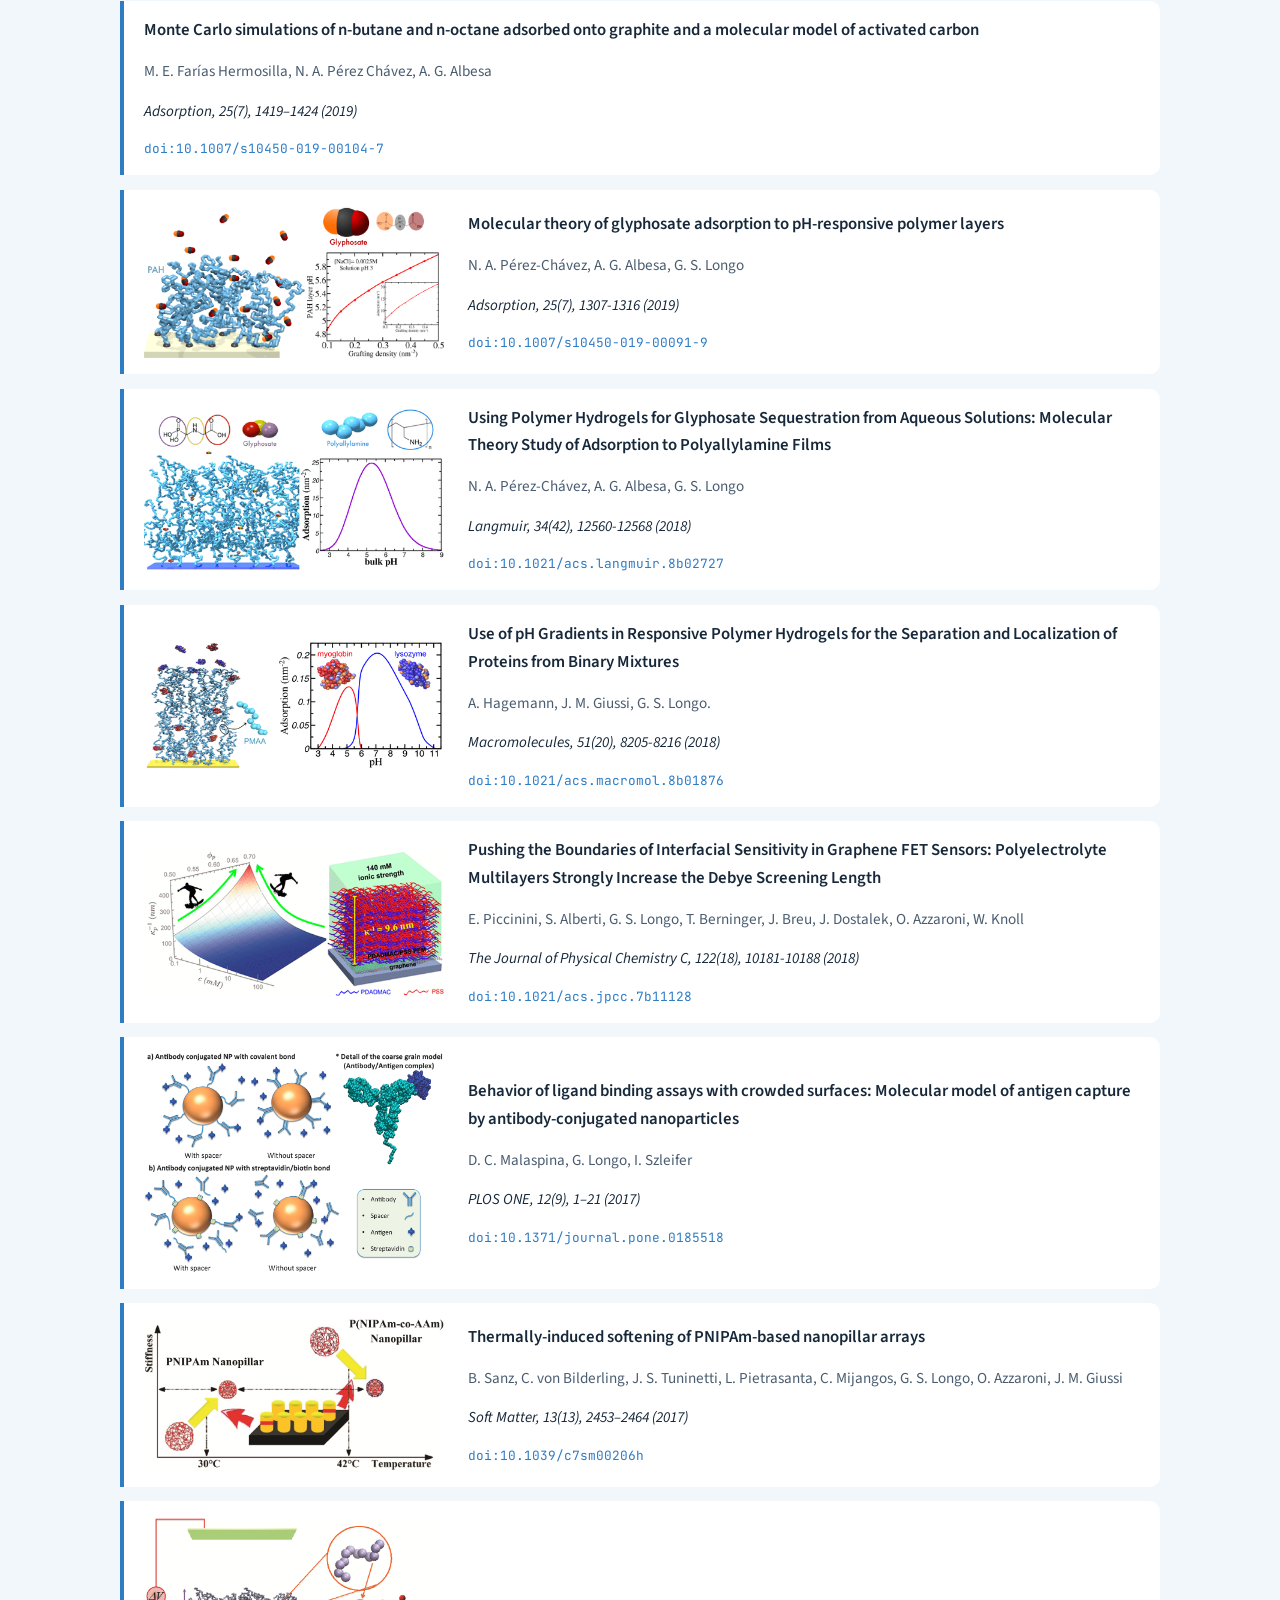
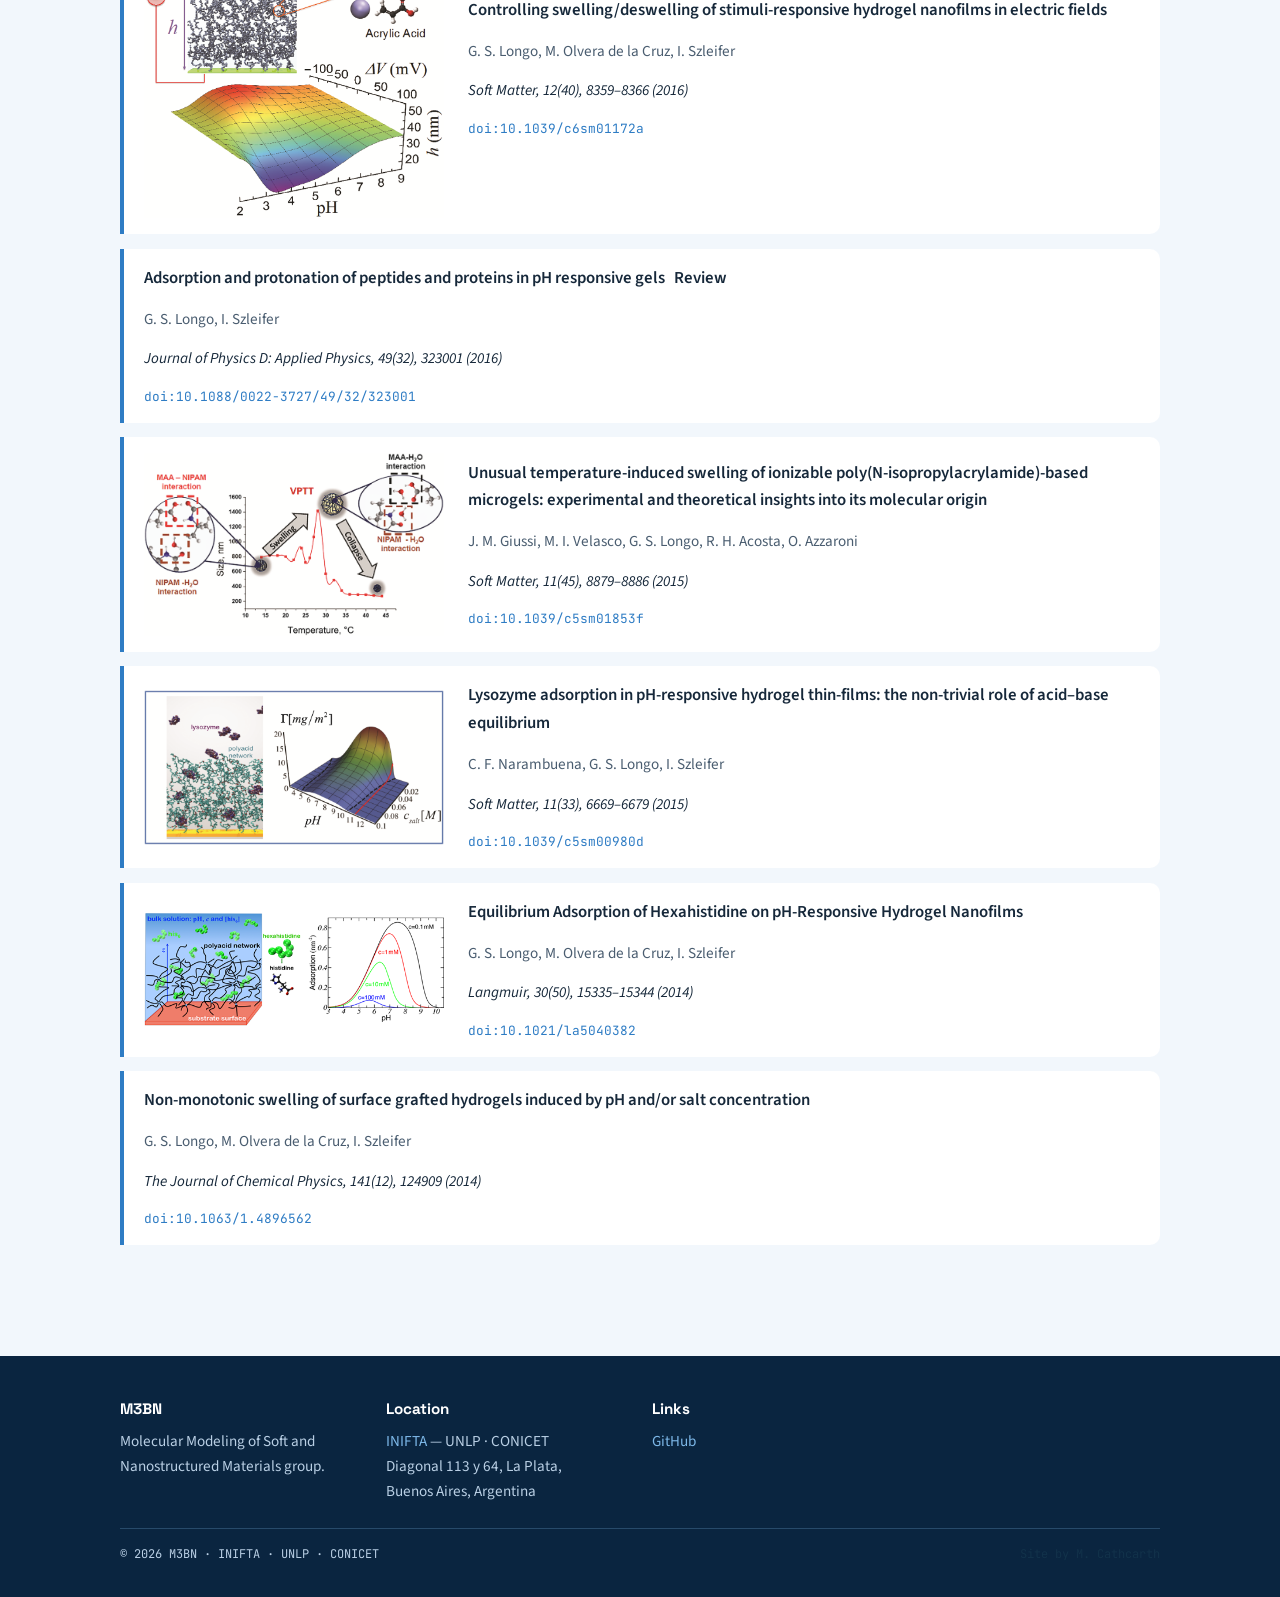
<file: publications.html>
<!DOCTYPE html>
<html lang="en">
<head>
  <meta charset="UTF-8">
  <meta name="viewport" content="width=device-width, initial-scale=1.0">
  <title>Publications · M3BN</title>
  <meta name="description" content="Scientific publications of the M3BN group, INIFTA, UNLP, CONICET.">
  <link rel="stylesheet" href="assets/css/style.css">
</head>
<body>

  <!-- ================= HEADER (identical on every page) ================= -->
  <header class="header">
    <div class="container">
      <a class="brand" href="index.html">
        <span class="acronym">M<span>3</span>BN</span>
        <span class="institute">INIFTA · UNLP · CONICET</span>
      </a>
      <button class="nav-toggle" aria-expanded="false" aria-controls="main-nav">MENU</button>
      <nav class="nav" id="main-nav" aria-label="Main navigation">
        <ul>
          <li><a href="index.html">Home</a></li>
          <li><a href="research.html">Research</a></li>
          <li><a href="members.html">Members</a></li>
          <li><a href="publications.html">Publications</a></li>
          <li><a href="theses.html">Theses</a></li>
          <li><a href="conferences.html">Conferences</a></li>
          <li><a href="software.html">Software</a></li>
          <li><a href="contact.html">Contact</a></li>
        </ul>
      </nav>
    </div>
  </header>

  <section class="page-header">
    <div class="container">
      <p class="eyebrow">Scientific output</p>
      <h1>Publications</h1>
    </div>
  </section>

  <!-- ============================================================
       HOW TO ADD A PUBLICATION:
       Copy an <article class="publication with-toc"> block under the
       corresponding <h2 class="year"> heading. If it is a new year,
       add the year heading first.
       TOC graphics go in assets/img/tocs/ (e.g. tocs/2026-smith.png).
       If a paper has no TOC figure, use class="publication" (without
       "with-toc") and delete the <img> line.
       ============================================================ -->

  <!-- EXAPLES
                  WITH-TOC
      <article class="publication with-toc">
        <img class="toc" src="assets/img/tocs/example-toc.png" alt="Graphical abstract">
        <div>
          <p class="title">Title of the published article</p> <!-- EDIT --
          <p class="authors">A. Lastname, B. Lastname, C. Lastname</p>
          <p class="venue">Journal Name, vol., pages (2026)</p>
          <p class="doi"><a href="https://doi.org/10.xxxx/xxxxx">doi:10.xxxx/xxxxx</a></p>
        </div>
      </article> 
                  WITHOUT-TOC
      <article class="publication">
        <p class="title">Another article title (no TOC figure)</p>
        <p class="authors">A. Lastname, B. Lastname</p>
        <p class="venue">Journal Name, vol., pages (2025)</p>
        <p class="doi"><a href="https://doi.org/10.xxxx/xxxxx">doi:10.xxxx/xxxxx</a></p>
      </article>
  -->
  
  <section class="section">
    <div class="container">

      <!-- ============================================================ -->
      <!-- <h2 class="year">2027</h2> -->
      <!-- ============================================================ -->

      <!--  09/18/2026  -->
      <article class="publication with-toc" data-lines="line02">
        <img class="toc" src="assets/img/tocs/2026-cathcarth.png" alt="Graphical abstract">
        <div>
          <p class="title">Protein adsorption on charge regulating silica nanoparticles: Understanding the effects of pH, ionic strength, and curvature</p>
          <p class="authors">M. Cathcarth, W. A. Tárraga, A. S. Picco, G. S. Longo</p>
          <p class="venue">Colloids and Surfaces B: Biointerfaces, 269, 116189 (2027)</p>
          <p class="doi"><a href="https://doi.org/10.1016/j.colsurfb.2026.116189">doi:10.1016/j.colsurfb.2026.116189</a></p>
        </div>
      </article>

      <!-- ============================================================ -->
      <!-- <h2 class="year">2026</h2> -->
      <!-- ============================================================ -->

      <!--  10/13/2026  -->
      <article class="publication with-toc" data-lines="line02">
        <img class="toc" src="assets/img/tocs/2026-tarraga-2.png" alt="Graphical abstract">
        <div>
          <p class="title">Distinct interfacial organization of HSA and BSA on silica nanoparticles governed by pH and particle size</p>
          <p class="authors">W. A. Tárraga, M. Cathcarth, J. A. Allegretto, M. A. Daza Millone, M. B. Cardoso, A. S. Picco, G. S. Longo</p>
          <p class="venue">Surfaces and Interfaces, 101, 110914 (2026)</p>
          <p class="doi"><a href="https://doi.org/10.1016/j.surfin.2026.110914">doi:10.1016/j.surfin.2026.110914</a></p>
        </div>
      </article>

      <!--  07/13/2026  -->
      <article class="publication with-toc">
        <img class="toc" src="assets/img/tocs/2026-ramirez.png" alt="Graphical abstract">
        <div>
          <p class="title">Finite-concentration thermodynamics of amphipathic peptide adsorption on curved lipid membranes</p>
          <p class="authors">P. G. Rámirez, G. Zaldivar, V. V. Galassi, M. Tagliazucchi, G. S. Longo, M. G. Del Pópolo</p>
          <p class="venue">Physical Chemistry Chemical Physics, 28(29), 18157–18165 (2026)</p>
          <p class="doi"><a href="https://doi.org/10.1039/d6cp01348a">doi:10.1039/d6cp01348a</a></p>
        </div>
      </article>

      <!--  02/06  -->
      <article class="publication">
        <p class="title">Mechanisms of Halomethane Adsorption on Functionalized Carbons: How Surface Chemistry Governs Selectivity in Realistic Gas Mixtures</p>
        <p class="authors">M. E. Farías Hermosilla, A. G. Albesa</p>
        <p class="venue">C — Journal of Carbon Research, 12(1), 15 (2026)</p>
        <p class="doi"><a href="https://doi.org/10.3390/c12010015">doi:10.3390/c12010015</a></p>
      </article>

      <!--  01/15  -->
      <article class="publication with-toc" data-lines="line02">
        <img class="toc" src="assets/img/tocs/2026-tarraga.png" alt="Graphical abstract">
        <div>
          <p class="title">Unveiling the physical chemistry of silica binding peptide adsorption</p>
          <p class="authors">W. A. Tárraga, M. Cathcarth, A. S. Picco, G. S. Longo</p>
          <p class="venue">Journal of Colloid and Interface Science, 702, 138819 (2026)</p>
          <p class="doi"><a href="https://doi.org/10.1016/j.jcis.2025.138819">doi:10.1016/j.jcis.2025.138819</a></p>
        </div>
      </article>

      <!-- ============================================================ -->
      <!-- <h2 class="year">2025</h2> -->
      <!-- ============================================================ -->

      <!--  07/16  -->
      <article class="publication with-toc">
        <img class="toc" src="assets/img/tocs/2025-cruzgonzalez.png" alt="Graphical abstract">
        <div>
          <p class="title">Impact of Network Functionalization on the Surface Properties and Behavior of Thermoresponsive Copolymeric Nanogels</p>
          <p class="authors">A. M. Cruz-González, N. A. Pérez-Chávez, M. Cathcarth, A. G. Albesa, G. S. Longo</p>
          <p class="venue">Macromolecules, 58(15), 8511–8523 (2025)</p>
          <p class="doi"><a href="https://doi.org/10.1021/acs.macromol.5c00941">doi:10.1021/acs.macromol.5c00941</a></p>
        </div>
      </article>

      <!--  07/01  -->
      <article class="publication">
        <p class="title">Nanopore conductance controlled by pH: A Poisson–Nernst–Planck–Navier–Stokes model with polymer brushes</p>
        <p class="authors">A. G. Albesa</p>
        <p class="venue">Chemical Physics, 595, 112663 (2025)</p>
        <p class="doi"><a href="https://doi.org/10.1016/j.chemphys.2025.112663">doi:10.1016/j.chemphys.2025.112663</a></p>
      </article>

      <!--  06/04  -->
      <article class="publication">
        <p class="title">Computational Study on the Separation of Pentane Isomers in Functionalized UiO-66 Metal-Organic Frameworks</p>
        <p class="authors">N. A. Pérez-Chávez, M. Rafti, A. G. Albesa</p>
        <p class="venue">Separations, 12(6), 152 (2025)</p>
        <p class="doi"><a href="https://doi.org/10.3390/separations12060152">doi:10.3390/separations12060152</a></p>
      </article>

      <!--  04/23  -->
      <article class="publication" data-lines="line02">
        <p class="title">Silica-binding peptides: physical chemistry and emerging biomaterials applications </p>
        <p class="authors">W. A. Tárraga, M. Cathcarth, A. S. Picco, G. S. Longo</p>
        <p class="venue">Journal of Physics: Condensed Matter, 37(20), 203001 (2025)</p>
        <p class="doi"><a href="https://doi.org/10.1088/1361-648X/adc6e2">doi:10.1088/1361-648X/adc6e2</a></p>
      </article>

      <!-- ============================================================ -->
      <!-- <h2 class="year">2024</h2> -->
      <!-- ============================================================ -->
      
      <!--  08/07  -->
      <article class="publication with-toc" data-lines="line02">
        <img class="toc" src="assets/img/tocs/2024-tarraga.png" alt="Graphical abstract">
        <div>
          <p class="title">Understanding protein adsorption on silica mesoporous materials through thermodynamic simulations</p>
          <p class="authors">W. A. Tárraga, A. S. Picco, G. S. Longo</p>
          <p class="venue">Surfaces and Interfaces, 52, 104870 (2024)</p>
          <p class="doi"><a href="https://doi.org/10.1016/j.surfin.2024.104870">doi:10.1016/j.surfin.2024.104870</a></p>
        </div>
      </article>

      <!--  06/28  -->
      <article class="publication with-toc">
        <img class="toc" src="assets/img/tocs/2024-allegretto.png" alt="Graphical abstract">
        <div>
          <p class="title">Manipulating Ion Transport Regimes in Nanomembranes via a "Pore-in-Pore" Approach Enabled by the Synergy of Metal–Organic Frameworks and Solid-State Nanochannels</p>
          <p class="authors">J. A. Allegretto, G. Laucirica, A. L. Huamani, M. F. Wagner, A. G. Albesa, M. E. Toimil-Molares, M. Rafti, W. Marmisollé, O. Azzaroni</p>
          <p class="venue">ACS Nano, 18(28), 18572–18583 (2024)</p>
          <p class="doi"><a href="https://doi.org/10.1021/acsnano.4c04435">doi:10.1021/acsnano.4c04435</a></p>
        </div>
      </article>

      <!--  04/29  -->
      <article class="publication with-toc" data-lines="line02">
        <img class="toc" src="assets/img/tocs/2024-mondo.png" alt="Graphical abstract">
        <div>
          <p class="title">Short Zwitterionic Sulfobetaine-Modified Silica Nanoparticles: Is Neutrality Possible?</p>
          <p class="authors">G. B. Mondo, M. Cathcarth, G. S. Longo, A. S. Picco, M. B. Cardoso</p>
          <p class="venue">Langmuir, 40(21), 10856–10867 (2024)</p>
          <p class="doi"><a href="https://doi.org/10.1021/acs.langmuir.4c00036">doi:10.1021/acs.langmuir.4c00036</a></p>
        </div>
      </article>
      
      <!--  04/26  -->
      <article class="publication with-toc">
        <img class="toc" src="assets/img/tocs/2024-chiarpotti.png" alt="Graphical abstract">
        <div>
          <p class="title">Enhanced Adsorption Response of pH-Sensitive Peptides: The Role of Membrane Acidity</p>
          <p class="authors">M. V. Chiarpotti, V. V. Galassi, G. S. Longo, M. G. Del Pópolo</p>
          <p class="venue">The Journal of Physical Chemistry B, 128(18), 4396–4403 (2024)</p>
          <p class="doi"><a href="https://doi.org/10.1021/acs.jpcb.4c01785">doi:10.1021/acs.jpcb.4c01785</a></p>
        </div>
      </article>
      
      <!--  12/29/2023  -->
      <article class="publication with-toc">
        <img class="toc" src="assets/img/tocs/2024-perezchavez.png" alt="Graphical abstract">
        <div>
          <p class="title">Investigating the Impact of Network Functionalization on Protein Adsorption to Polymer Nanogels</p>
          <p class="authors">N. A. Pérez-Chávez, A. G. Albesa, G. S. Longo</p>
          <p class="venue">The Journal of Physical Chemistry B, 128(1), 371–380 (2024)</p>
          <p class="doi"><a href="https://doi.org/10.1021/acs.jpcb.3c07283">doi:10.1021/acs.jpcb.3c07283</a></p>
        </div>
      </article>
      
      <!-- ============================================================ -->
      <!-- <h2 class="year">2023</h2> -->
      <!-- ============================================================ -->

      <!--  11/08  -->
      <article class="publication with-toc">
        <img class="toc" src="assets/img/tocs/2023-rosu.png" alt="Graphical abstract">
        <div>
          <p class="title">Interactions of variants of human apolipoprotein A-I with biopolymeric model matrices. Effect of collagen and heparin</p>
          <p class="authors">S. A. Rosú, J. Aguilar, B. F. Urbano, W. A. Tárraga, N. A. Ramella, G. S. Longo, G. S. Finarelli, S. A. Sanchez Donoso, M. A. Tricerri</p>
          <p class="venue">Archives of Biochemistry and Biophysics, 750, 109805 (2023)</p>
          <p class="doi"><a href="https://doi.org/10.1016/j.abb.2023.109805">doi:10.1016/j.abb.2023.109805</a></p>
        </div>
      </article>

      <!--  09/22  -->
      <article class="publication with-toc">
        <img class="toc" src="assets/img/tocs/2023-guo.png" alt="Graphical abstract">
        <div>
          <p class="title">Advantages of Multidimensional Biasing in Accelerated Dynamics: Application to the Calculation of the Acid pKa for Acetic Acid</p>
          <p class="authors">J. Guo, A. Albesa, C. Wexler</p>
          <p class="venue">The Journal of Physical Chemistry B, 127(39), 8446–8455 (2023)</p>
          <p class="doi"><a href="https://doi.org/10.1021/acs.jpcb.3c03795">doi:10.1021/acs.jpcb.3c03795</a></p>
        </div>
      </article>

      <!--  04/06  -->
      <article class="publication">
        <p class="title">Structural study of some unsaturated malononitriles using mass spectrometry and theoretical models</p>
        <p class="authors">F. M. Garófalo, B. Gastaca, A. Albesa, J. J. P. Furlong, P. E. Allegretti, J. M. Giussi</p>
        <p class="venue">Journal of Physical Organic Chemistry, 36(8), e4511 (2023)</p>
        <p class="doi"><a href="https://doi.org/10.1002/poc.4511">doi:10.1002/poc.4511</a></p>
      </article>
      
      <!--  12/21/2022  -->
      <article class="publication with-toc">
        <img class="toc" src="assets/img/tocs/2023-albesa.png" alt="Graphical abstract">
        <div>
          <p class="title">Solvent effects on glyphosate deprotonation: DFT theoretical studies</p>
          <p class="authors">A. G. Albesa, M. E. Farías Hermosilla</p>
          <p class="venue">Chemical Physics Impact, 6, 100140 (2023)</p>
          <p class="doi"><a href="https://doi.org/10.1016/j.chphi.2022.100140">doi:10.1016/j.chphi.2022.100140</a></p>
        </div>
      </article>
      
      <!-- ============================================================ -->
      <!-- <h2 class="year">2022</h2> -->
      <!-- ============================================================ -->

      <!--  07/05  -->
      <article class="publication with-toc" data-lines="line02">
        <img class="toc" src="assets/img/tocs/2022-cathcarth.png" alt="Graphical abstract">
        <div>
          <p class="title">Competitive protein adsorption on charge regulating silica-like surfaces: the role of protonation equilibrium</p>
          <p class="authors">M. Cathcarth, A. S. Picco, G. B. Mondo, M. B. Cardoso, G. S. Longo</p>
          <p class="venue">Journal of Physics: Condensed Matter, 34(36), 364001 (2022)</p>
          <p class="doi"><a href="https://doi.org/10.1088/1361-648X/ac6388">doi:10.1088/1361-648X/ac6388</a></p>
        </div>
      </article>

      <!--  03/30  -->
      <article class="publication with-toc">
        <img class="toc" src="assets/img/tocs/2022-lombardi.png" alt="Graphical abstract">
        <div>
          <p class="title">Adsorption-Induced Expansion of Graphene Oxide Frameworks with Covalently Bonded Benzene-1,4-diboronic Acid: Numerical Studies</p>
          <p class="authors">T. N. Lombardi, J. C. Schaeperkoetter, A. Albesa, C. Wexler</p>
          <p class="venue">ACS Omega, 7(14), 11980–11987 (2022)</p>
          <p class="doi"><a href="https://doi.org/10.1021/acsomega.2c00151">doi:10.1021/acsomega.2c00151</a></p>
        </div>
      </article>

      <!--  03/16  -->
      <article class="publication with-toc">
        <img class="toc" src="assets/img/tocs/2022-chiarpotti.png" alt="Graphical abstract">
        <div>
          <p class="title">Voltage-Induced Adsorption of Cationic Nanoparticles on Lipid Membranes</p>
          <p class="authors">M. V. Chiarpotti, G. S. Longo, M. G. Del Pópolo</p>
          <p class="venue">The Journal of Physical Chemistry B, 126(11), 2230–2240 (2022)</p>
          <p class="doi"><a href="https://doi.org/10.1021/acs.jpcb.1c10499">doi:10.1021/acs.jpcb.1c10499</a></p>
        </div>
      </article>

      <!-- ============================================================ -->
      <!-- <h2 class="year">2021</h2> -->
      <!-- ============================================================ -->

      <!--  10/14  -->
      <article class="publication with-toc">
        <img class="toc" src="assets/img/tocs/2021-alberti.png" alt="Graphical abstract">
        <div>
          <p class="title">Mesoporous thin films on graphene FETs: nanofiltered, amplified and extended field-effect sensing</p>
          <p class="authors">S. Alberti, E. Piccinini, P. G. Ramirez, G. S. Longo, M. Ceolín, O. Azzaroni</p>
          <p class="venue">Nanoscale, 13(45), 19098–19108 (2021)</p>
          <p class="doi"><a href="https://doi.org/10.1039/d1nr03704h">doi:10.1039/d1nr03704h</a></p>
        </div>
      </article>

      <!--  04/19  -->
      <article class="publication">
        <p class="title">Texture and surface sites of treated and as-prepared SWNT using experimental and simulation methods</p>
        <p class="authors">A. G. Albesa, A. A. García Blanco, D. A. Soares Maia, J. Villarroel-Rocha, J. L. Vicente, K. Sapag</p>
        <p class="venue">Adsorption, 27(6), 909–923 (2021)</p>
        <p class="doi"><a href="https://doi.org/10.1007/s10450-021-00317-9">doi:10.1007/s10450-021-00317-9</a></p>
      </article>

      <!--  03/12  -->
      <article class="publication with-toc">
        <img class="toc" src="assets/img/tocs/2021-perezchavez.png" alt="Graphical abstract">
        <div>
          <p class="title">Thermodynamic Theory of Multiresponsive Microgel Swelling</p>
          <p class="authors">N. A. Pérez-Chávez, A. G. Albesa, G. S. Longo</p>
          <p class="venue">Macromolecules, 54(6), 2936–2947 (2021)</p>
          <p class="doi"><a href="https://doi.org/10.1021/acs.macromol.0c02885">doi:10.1021/acs.macromol.0c02885</a></p>
        </div>
      </article>

      <!-- ============================================================ -->
      <!-- <h2 class="year">2020</h2> -->
      <!-- ============================================================ -->

      <!--  10/10  -->
      <article class="publication with-toc">
        <img class="toc" src="assets/img/tocs/2021-chiarpotti.png" alt="Graphical abstract">
        <div>
          <p class="title">Nanoparticles modified with cell penetrating peptides: Assessing adsorption on membranes containing acidic lipids</p>
          <p class="authors">M. V. Chiarpotti, G. S. Longo, M. G. Del Pópolo</p>
          <p class="venue">Colloids and Surfaces B: Biointerfaces, 197, 111373 (2021)</p>
          <p class="doi"><a href="https://doi.org/10.1016/j.colsurfb.2020.111373">doi:10.1016/j.colsurfb.2020.111373</a></p>
        </div>
      </article>

      <!--  09/29  -->
      <article class="publication with-toc">
        <img class="toc" src="assets/img/tocs/2020-ramirez.png" alt="Graphical abstract">
        <div>
          <p class="title">Thermodynamics of cell penetrating peptides on lipid membranes: sequence and membrane acidity regulate surface binding</p>
          <p class="authors">P. G. Ramírez, M. G. Del Pópolo, J. A. Vila, G. S. Longo</p>
          <p class="venue">Physical Chemistry Chemical Physics, 22(40), 23399–23410 (2020)</p>
          <p class="doi"><a href="https://doi.org/10.1039/d0cp02770g">doi:10.1039/d0cp02770g</a></p>
        </div>
      </article>

      <!--  09/03  -->
      <article class="publication">
        <p class="title">Monte Carlo simulations of simple gases adsorbed onto graphite and molecular models of activated carbon</p>
        <p class="authors">M. E. Farías Hermosilla, A. G. Albesa</p>
        <p class="venue">Adsorption, 26(8), 1301–1322 (2020)</p>
        <p class="doi"><a href="https://doi.org/10.1007/s10450-020-00254-z">doi:10.1007/s10450-020-00254-z</a></p>
      </article>

      <!--  07/14  -->
      <article class="publication with-toc">
        <img class="toc" src="assets/img/tocs/2020-perezchavez.png" alt="Graphical abstract">
        <div>
          <p class="title">Triggering doxorubicin release from responsive hydrogel films by polyamine uptake</p>
          <p class="authors">N. A. Pérez-Chávez, V. Nosthas Aguiar, J. A. Allegretto, A. G. Albesa, J. M. Giussi, G. S. Longo</p>
          <p class="venue">Soft Matter, 16(32), 7492–7502 (2020)</p>
          <p class="doi"><a href="https://doi.org/10.1039/d0sm00951b">doi:10.1039/d0sm00951b</a></p>
        </div>
      </article>

      <!--  06/05  -->
      <article class="publication with-toc">
        <img class="toc" src="assets/img/tocs/2020-longo.png" alt="Graphical abstract">
        <div>
          <p class="title">Chapter 7 - An example of theoretical approaches in polymer hydrogels: insights into the behavior of pH-responsive nanofilms</p>
          <p class="authors">G. S. Longo</p>
          <p class="venue">in <em>Polymer Science and Innovative Applications</em>, Elsevier, 229–256 (2020)</p>
          <p class="doi"><a href="https://doi.org/10.1016/B978-0-12-816808-0.00007-X">doi:10.1016/B978-0-12-816808-0.00007-X</a></p>
        </div>
      </article>

      <!--  05/03  -->
      <article class="publication with-toc">
        <img class="toc" src="assets/img/tocs/2020-orellano.png" alt="Graphical abstract">
        <div>
          <p class="title">Role of micellar interface in the synthesis of chitosan nanoparticles formulated by reverse micellar method</p>
          <p class="authors">M. S. Orellano, G. S. Longo, C. Porporatto, N. M. Correa, R. D. Falcone</p>
          <p class="venue">Colloids and Surfaces A: Physicochemical and Engineering Aspects, 599, 124876 (2020)</p>
          <p class="doi"><a href="https://doi.org/10.1016/j.colsurfa.2020.124876">doi:10.1016/j.colsurfa.2020.124876</a></p>
        </div>
      </article>

      <!--  02/13/2020  -->
      <article class="publication with-toc">
        <img class="toc" src="assets/img/tocs/2020-laucirica.png" alt="Graphical abstract">
        <div>
          <p class="title">Shape matters: Enhanced osmotic energy harvesting in bullet-shaped nanochannels</p>
          <p class="authors">G. Laucirica, A. G. Albesa, M. E. Toimil-Molares, C. Trautmann, W. A. Marmisollé, O. Azzaroni</p>
          <p class="venue">Nano Energy, 71, 104612 (2020)</p>
          <p class="doi"><a href="https://doi.org/10.1016/j.nanoen.2020.104612">doi:10.1016/j.nanoen.2020.104612</a></p>
        </div>
      </article>

      <!--  12/29/2019  -->
      <article class="publication with-toc">
        <img class="toc" src="assets/img/tocs/2020-giussi.png" alt="Graphical abstract">
        <div>
          <p class="title">A study of the complex interaction between poly allylamine hydrochloride and negatively charged poly(N-isopropylacrylamide-co-methacrylic acid) microgels</p>
          <p class="authors">J. M. Giussi, M. Martínez Moro, A. Iborra, M. L. Cortez, D. Di Silvio, I. Llarena Conde, G. S. Longo, O. Azzaroni, S. Moya</p>
          <p class="venue">Soft Matter, 16(4), 881–890 (2020)</p>
          <p class="doi"><a href="https://doi.org/10.1039/c9sm02070e">doi:10.1039/c9sm02070e</a></p>
        </div>
      </article>

      <!-- ============================================================ -->
      <!-- <h2 class="year">2019</h2> -->
      <!-- ============================================================ -->


      <!-- 12/14/2018 -->
      <article class="publication with-toc">
        <img class="toc" src="assets/img/tocs/2019-longo.png" alt="Graphical abstract">
        <div>
          <p class="title">How protonation modulates the interaction between proteins and pH-responsive hydrogel films</p>
          <p class="authors">G. S. Longo, N. A. Pérez-Chávez, I. Szleifer</p>
          <p class="venue">Current Opinion in Colloid & Interface Science, 41, 27–39 (2019)</p>
          <p class="doi"><a href="https://doi.org/10.1016/j.cocis.2018.11.009">doi:10.1016/j.cocis.2018.11.009</a></p>
        </div>
      </article>

      <!--  09/15/2019 -->
      <article class="publication with-toc">
        <img class="toc" src="assets/img/tocs/2019-ramirez.jpg" alt="Graphical abstract">
        <div>
          <p class="title">Adsorption and insertion of polyarginine peptides into membrane pores: The trade-off between electrostatics, 
            acid-base chemistry and pore formation energy</p>
          <p class="authors">P. G. Ramírez, M. G. Del Pópolo, J. A. Vila, I. Szleifer, G. S. Longo</p>
          <p class="venue">Journal of Colloid and Interface Science, 552, 701-711 (2019)</p>
          <p class="doi"><a href="http://www.sciencedirect.com/science/article/pii/S0021979719306514">doi:10.1016/j.jcis.2019.05.087</a></p>
        </div>
      </article>

      <!--  05/08/2019 -->
      <article class="publication">
        <p class="title">Monte Carlo simulations of n-butane and n-octane adsorbed onto graphite and a molecular model of activated carbon</p>
        <p class="authors">M. E. Farías Hermosilla, N. A. Pérez Chávez, A. G. Albesa</p>
        <p class="venue">Adsorption, 25(7), 1419–1424 (2019)</p>
        <p class="doi"><a href="https://doi.org/10.1007/s10450-019-00104-7">doi:10.1007/s10450-019-00104-7</a></p>
      </article>
      
      <!--  04/26/2019 -->
      <article class="publication with-toc">
        <img class="toc" src="assets/img/tocs/2019-perezchavez.png" alt="Graphical abstract">
        <div>
          <p class="title">Molecular theory of glyphosate adsorption to pH-responsive polymer layers</p>
          <p class="authors">N. A. Pérez-Chávez, A. G. Albesa, G. S. Longo</p>
          <p class="venue">Adsorption, 25(7), 1307-1316 (2019)</p>
          <p class="doi"><a href="https://doi.org/10.1007/s10450-019-00091-9">doi:10.1007/s10450-019-00091-9</a></p>
        </div>
      </article>

      <!-- ============================================================ -->
      <!-- <h2 class="year">2018</h2> -->
      <!-- ============================================================ -->

      <!--  09/24/2018 -->
      <article class="publication with-toc">
        <img class="toc" src="assets/img/tocs/2018-perezchavez.gif" alt="Graphical abstract">
        <div>
          <p class="title">Using Polymer Hydrogels for Glyphosate Sequestration from Aqueous Solutions: Molecular Theory Study of Adsorption to Polyallylamine Films</p> 
          <p class="authors">N. A. Pérez-Chávez, A. G. Albesa, G. S. Longo</p>
          <p class="venue">Langmuir, 34(42), 12560-12568 (2018)</p>
          <p class="doi"><a href="https://doi.org/10.1021/acs.langmuir.8b02727">doi:10.1021/acs.langmuir.8b02727</a></p>
        </div>
      </article> 

      <!--  10/09/2018 -->
      <article class="publication with-toc">
        <img class="toc" src="assets/img/tocs/2018-hagemann.gif" alt="Graphical abstract">
        <div>
          <p class="title">Use of pH Gradients in Responsive Polymer Hydrogels for the Separation and Localization of Proteins from Binary Mixtures</p> 
          <p class="authors">A. Hagemann, J. M. Giussi, G. S. Longo.</p>
          <p class="venue">Macromolecules, 51(20), 8205-8216 (2018)</p>
          <p class="doi"><a href="https://doi.org/10.1021/acs.macromol.8b01876">doi:10.1021/acs.macromol.8b01876</a></p>
        </div>
      </article> 

      <!--  01/22/2018 -->
      <article class="publication with-toc">
        <img class="toc" src="assets/img/tocs/2018-piccinini.gif" alt="Graphical abstract">
        <div>
          <p class="title">Pushing the Boundaries of Interfacial Sensitivity in Graphene FET Sensors: Polyelectrolyte Multilayers Strongly Increase the Debye Screening Length</p> 
          <p class="authors">E. Piccinini, S. Alberti, G. S. Longo, T. Berninger, J. Breu, J. Dostalek, O. Azzaroni, W. Knoll</p>
          <p class="venue">The Journal of Physical Chemistry C, 122(18), 10181-10188 (2018)</p>
          <p class="doi"><a href="https://doi.org/10.1021/acs.jpcc.7b11128">doi:10.1021/acs.jpcc.7b11128</a></p>
        </div>
      </article> 


      <!-- ============================================================ -->
      <!-- <h2 class="year">2017</h2> -->
      <!-- ============================================================ -->

      <!--  09/28/2017 -->
      <article class="publication with-toc">
        <img class="toc" src="assets/img/tocs/2017-malaspina.png" alt="Graphical abstract">
        <div>
          <p class="title">Behavior of ligand binding assays with crowded surfaces: Molecular model of antigen capture by antibody-conjugated nanoparticles</p>
          <p class="authors">D. C. Malaspina, G. Longo, I. Szleifer</p>
          <p class="venue">PLOS ONE, 12(9), 1–21 (2017)</p>
          <p class="doi"><a href="https://doi.org/10.1371/journal.pone.0185518">doi:10.1371/journal.pone.0185518</a></p>
        </div>
      </article>

      <!--  03/02/2017 -->
      <article class="publication with-toc">
        <img class="toc" src="assets/img/tocs/2017-sanz.png" alt="Graphical abstract">
        <div>
          <p class="title">Thermally-induced softening of PNIPAm-based nanopillar arrays</p>
          <p class="authors">B. Sanz, C. von Bilderling, J. S. Tuninetti, L. Pietrasanta, C. Mijangos, G. S. Longo, O. Azzaroni, J. M. Giussi</p>
          <p class="venue">Soft Matter, 13(13), 2453–2464 (2017)</p>
          <p class="doi"><a href="https://doi.org/10.1039/c7sm00206h">doi:10.1039/c7sm00206h</a></p>
        </div>
      </article>

      <!-- ============================================================ -->
      <!-- <h2 class="year">2016</h2> -->
      <!-- ============================================================ -->

      <!--  09/12/2016 -->
      <article class="publication with-toc">
        <img class="toc" src="assets/img/tocs/2016-longo.png" alt="Graphical abstract">
        <div>
          <p class="title">Controlling swelling/deswelling of stimuli-responsive hydrogel nanofilms in electric fields</p>
          <p class="authors">G. S. Longo, M. Olvera de la Cruz, I. Szleifer</p>
          <p class="venue">Soft Matter, 12(40), 8359–8366 (2016)</p>
          <p class="doi"><a href="https://doi.org/10.1039/c6sm01172a">doi:10.1039/c6sm01172a</a></p>
        </div>
      </article>

      <!--  07/19/2016 -->
      <article class="publication">
        <p class="title">Adsorption and protonation of peptides and proteins in pH responsive gels <span class="tag" style="margin-left:0.4rem;">Review</span></p>
        <p class="authors">G. S. Longo, I. Szleifer</p>
        <p class="venue">Journal of Physics D: Applied Physics, 49(32), 323001 (2016)</p>
        <p class="doi"><a href="https://doi.org/10.1088/0022-3727/49/32/323001">doi:10.1088/0022-3727/49/32/323001</a></p>
      </article>

      <!-- ============================================================ -->
      <!-- <h2 class="year">2015</h2> -->
      <!-- ============================================================ -->

      <!--  09/07/2015 -->
      <article class="publication with-toc">
        <img class="toc" src="assets/img/tocs/2015-giussi.png" alt="Graphical abstract">
        <div>
          <p class="title">Unusual temperature-induced swelling of ionizable poly(N-isopropylacrylamide)-based microgels: experimental and theoretical insights into its molecular origin</p>
          <p class="authors">J. M. Giussi, M. I. Velasco, G. S. Longo, R. H. Acosta, O. Azzaroni</p>
          <p class="venue">Soft Matter, 11(45), 8879–8886 (2015)</p>
          <p class="doi"><a href="https://doi.org/10.1039/c5sm01853f">doi:10.1039/c5sm01853f</a></p>
        </div>
      </article>

      <!--  07/13/2015 -->
      <article class="publication with-toc">
        <img class="toc" src="assets/img/tocs/2015-narambuena.png" alt="Graphical abstract">
        <div>
          <p class="title">Lysozyme adsorption in pH-responsive hydrogel thin-films: the non-trivial role of acid–base equilibrium</p>
          <p class="authors">C. F. Narambuena, G. S. Longo, I. Szleifer</p>
          <p class="venue">Soft Matter, 11(33), 6669–6679 (2015)</p>
          <p class="doi"><a href="https://doi.org/10.1039/c5sm00980d">doi:10.1039/c5sm00980d</a></p>
        </div>
      </article>

      <!-- ============================================================ -->
      <!-- <h2 class="year">2014</h2> -->
      <!-- ============================================================ -->

      <!--  12/01/2014 -->
      <article class="publication with-toc">
        <img class="toc" src="assets/img/tocs/2014-longo.png" alt="Graphical abstract">
        <div>
          <p class="title">Equilibrium Adsorption of Hexahistidine on pH-Responsive Hydrogel Nanofilms</p>
          <p class="authors">G. S. Longo, M. Olvera de la Cruz, I. Szleifer</p>
          <p class="venue">Langmuir, 30(50), 15335–15344 (2014)</p>
          <p class="doi"><a href="https://doi.org/10.1021/la5040382">doi:10.1021/la5040382</a></p>
        </div>
      </article>

      <!--  09/30/2014 -->
      <article class="publication">
        <p class="title">Non-monotonic swelling of surface grafted hydrogels induced by pH and/or salt concentration</p>
        <p class="authors">G. S. Longo, M. Olvera de la Cruz, I. Szleifer</p>
        <p class="venue">The Journal of Chemical Physics, 141(12), 124909 (2014)</p>
        <p class="doi"><a href="https://doi.org/10.1063/1.4896562">doi:10.1063/1.4896562</a></p>
      </article>
      
    </div>
  </section>

  <!-- ================= FOOTER (identical on every page) ================= -->
  <footer class="footer">
    <div class="container">
      <div>
        <h4>M3BN</h4>
        <p>Molecular Modeling of Soft and Nanostructured Materials group.</p>
        <!-- <p>Part of the <a href="https://softmatter.quimica.unlp.edu.ar/">Soft Matter Laboratory</a>.</p> -->
      </div>
      <div>
        <h4>Location</h4>
        <p><a href="https://inifta.unlp.edu.ar/">INIFTA</a> — UNLP · CONICET<br>
        Diagonal 113 y 64, La Plata,<br>Buenos Aires, Argentina</p>
      </div>
      <div>
        <h4>Links</h4>
        <p>
          <a href="https://github.com/m3bn">GitHub</a> <!-- ·
          <a href="">Instagram</a> ·
          <a href="">X</a> -->
        </p>
      </div>
      <!-- <p class="legal">© 2026 M3BN · INIFTA · UNLP · CONICET</p> -->
      <p class="legal" style="display:flex; justify-content:space-between; flex-wrap:wrap; gap:0.5rem;">
        <span>© 2026 M3BN · INIFTA · UNLP · CONICET</span>
        <span style="color:#12324a;">Site by M. Cathcarth</span>
      </p>
    </div>
  </footer>

  <script src="assets/js/main.js"></script>
</body>
</html>
</file>
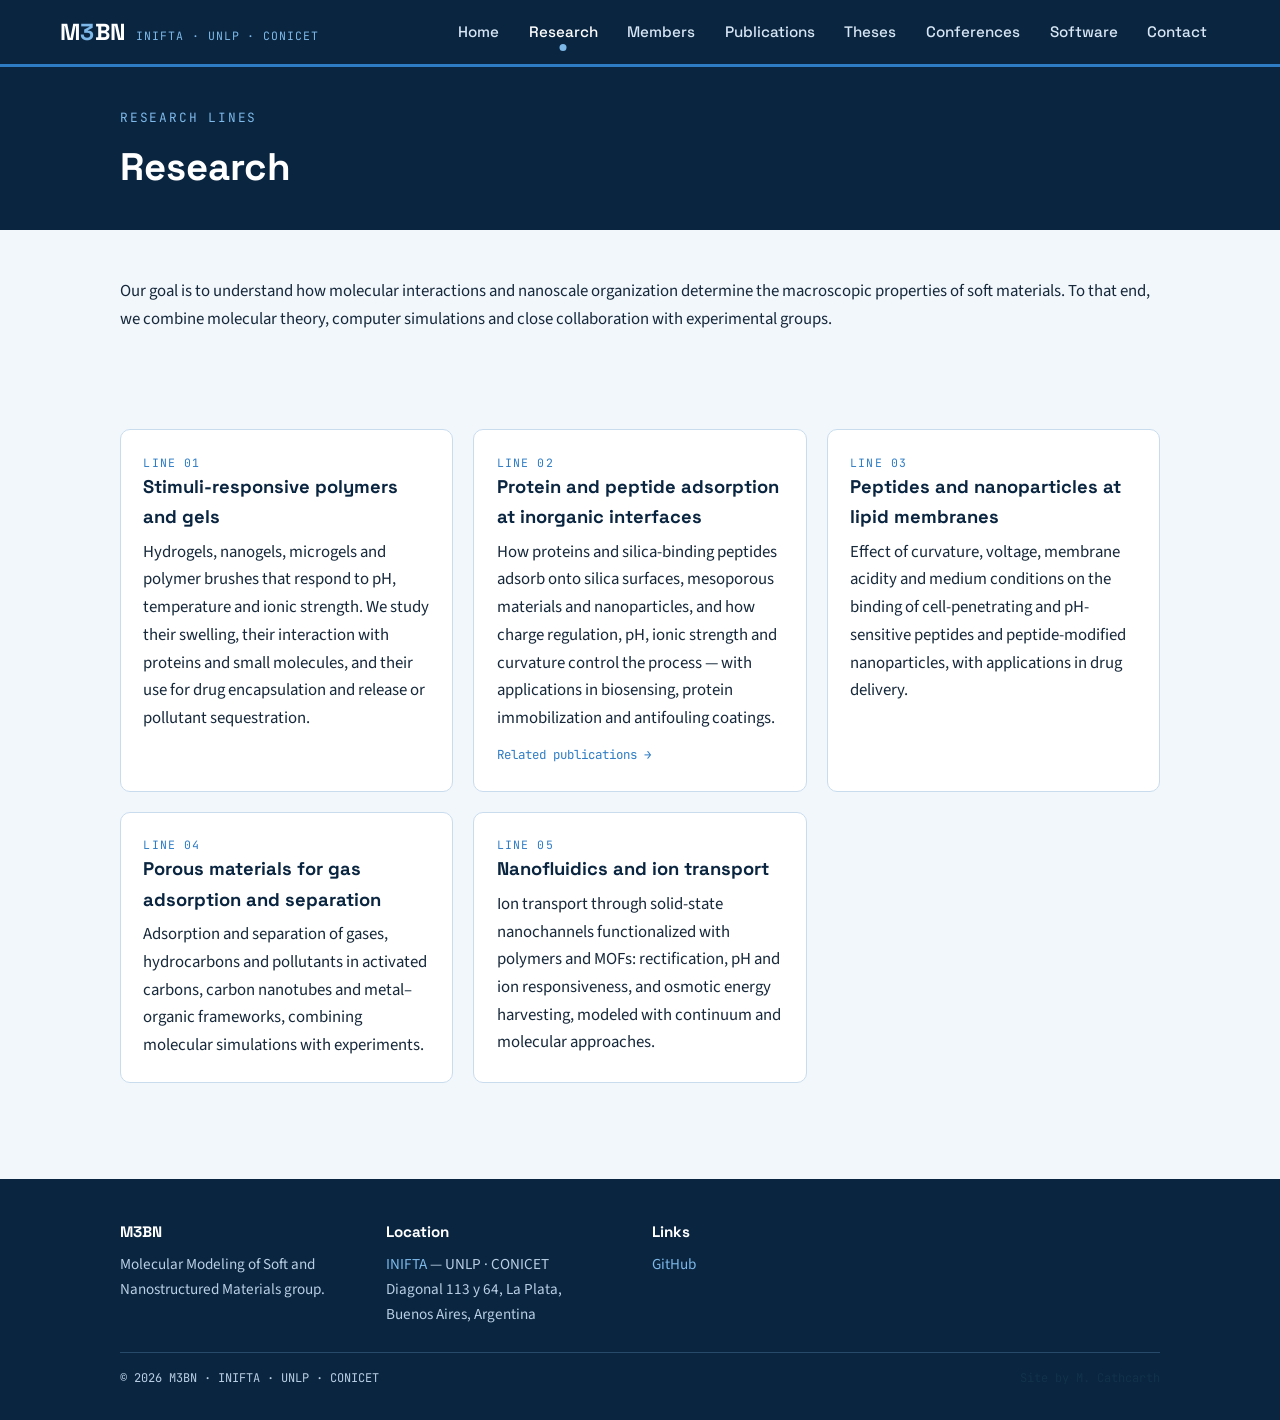
<file: research.html>
<!DOCTYPE html>
<html lang="en">
<head>
  <meta charset="UTF-8">
  <meta name="viewport" content="width=device-width, initial-scale=1.0">
  <title>Research · M3BN</title>
  <meta name="description" content="Research lines of the M3BN group: 
    stimuli-responsive polymers and gels, protein and peptide adsorption at interfaces, 
    peptides and nanoparticles at lipid membranes, porous materials for gas separation, and nanofluidics.">
  <!--<meta name="description" content="Research lines of the M3BN group: stimuli-responsive polymers, nanomedicine, antifouling surfaces, gas capture and hybrid membranes."> -->
  <link rel="stylesheet" href="assets/css/style.css">
</head>
<body>

  <!-- ================= HEADER (identical on every page) ================= -->
  <header class="header">
    <div class="container">
      <a class="brand" href="index.html">
        <span class="acronym">M<span>3</span>BN</span>
        <span class="institute">INIFTA · UNLP · CONICET</span>
      </a>
      <button class="nav-toggle" aria-expanded="false" aria-controls="main-nav">MENU</button>
      <nav class="nav" id="main-nav" aria-label="Main navigation">
        <ul>
          <li><a href="index.html">Home</a></li>
          <li><a href="research.html">Research</a></li>
          <li><a href="members.html">Members</a></li>
          <li><a href="publications.html">Publications</a></li>
          <li><a href="theses.html">Theses</a></li>
          <li><a href="conferences.html">Conferences</a></li>
          <li><a href="software.html">Software</a></li>
          <li><a href="contact.html">Contact</a></li>
        </ul>
      </nav>
    </div>
  </header>

  <section class="page-header">
    <div class="container">
      <p class="eyebrow">Research lines</p>
      <h1>Research</h1>
    </div>
  </section>

  <section class="section">
    <div class="container">
      <p>Our goal is to understand how molecular interactions and nanoscale organization
      determine the macroscopic properties of soft materials. To that end, we combine
      molecular theory, computer simulations and close collaboration with
      experimental groups.</p>
    </div>
  </section>

  <section class="section">
    <div class="container">
      <!-- ===== NEW RESEARCH LINES (draft, pending group approval) ===== -->
      <div class="grid">
        <article class="card">
          <p class="tag">Line 01</p>
          <h3>Stimuli-responsive polymers and gels</h3>
          <p>Hydrogels, nanogels, microgels and polymer brushes that respond to pH,
          temperature and ionic strength. We study their swelling, their interaction
          with proteins and small molecules, and their use for drug encapsulation and
          release or pollutant sequestration.</p>
        </article>
        
        <article class="card line-card">
          <p class="tag">Line 02</p>
          <h3>Protein and peptide adsorption at inorganic interfaces</h3>
          <p>How proteins and silica-binding peptides adsorb onto silica surfaces,
          mesoporous materials and nanoparticles, and how charge regulation, pH, ionic
          strength and curvature control the process — with applications in biosensing,
          protein immobilization and antifouling coatings.</p>
          <a class="card-link" href="publications.html?line=line02">Related publications →</a>
        </article>
        
        <article class="card">
          <p class="tag">Line 03</p>
          <h3>Peptides and nanoparticles at lipid membranes</h3>
          <p>Effect of curvature, voltage, membrane acidity and medium conditions on the
          binding of cell-penetrating and pH-sensitive peptides and peptide-modified
          nanoparticles, with applications in drug delivery.</p>
        </article>
        
        <article class="card">
          <p class="tag">Line 04</p>
          <h3>Porous materials for gas adsorption and separation</h3>
          <p>Adsorption and separation of gases, hydrocarbons and pollutants in activated
          carbons, carbon nanotubes and metal–organic frameworks, combining molecular
          simulations with experiments.</p>
        </article>
        
        <article class="card">
          <p class="tag">Line 05</p>
          <h3>Nanofluidics and ion transport</h3>
          <p>Ion transport through solid-state nanochannels functionalized with polymers
          and MOFs: rectification, pH and ion responsiveness, and osmotic energy
          harvesting, modeled with continuum and molecular approaches.</p>
        </article>
      </div>
      <!-- 
      <div class="grid">
        <!-- EDIT: adjust titles and descriptions to the group's actual research lines.
             To add an image, place the file in assets/img/ and uncomment the <img> line 
        <article class="card">
          <!-- <img src="assets/img/line-polymers.png" alt="">
          <p class="tag">Line 01</p>
          <h3>Stimuli-responsive polymers</h3>
          <p>Polymer brushes and hydrogels that respond to changes in pH, temperature
          or ionic strength, with applications in sensors and smart surfaces.</p>
        </article>
        <article class="card">
          <p class="tag">Line 02</p>
          <h3>Nanoparticles for drug delivery</h3>
          <p>Modeling the interaction between functionalized nanoparticles and biological
          environments for the rational design of controlled-release systems.</p>
        </article>
        <article class="card">
          <p class="tag">Line 03</p>
          <h3>Antifouling surfaces</h3>
          <p>Study of polymer coatings that resist the non-specific adsorption of
          proteins and microorganisms.</p>
        </article>
        <article class="card">
          <p class="tag">Line 04</p>
          <h3>Carbon materials for gas capture</h3>
          <p>Simulation of gas adsorption in nanoporous carbons for environmental
          and energy-storage applications.</p>
        </article>
        <article class="card">
          <p class="tag">Line 05</p>
          <h3>Membranes and hybrid materials</h3>
          <p>Modeling of nanostructured membranes and hybrid organic&ndash;inorganic
          materials for selective transport.</p>
        </article>
        </article>
        <article class="card">
          <p class="tag">Line 06</p>
          <h3>Peptide and nanoparticle interactions with lipid membranes</h3>
          <p>Effect of curvature, voltage, and media conditions on the binding of functional
          peptides and peptide-modified nanoparticles, with applications in drug delivery.</p>
        </article>
      </div> -->
    </div>
  </section>

  <!-- ================= FOOTER (identical on every page) ================= -->
  <footer class="footer">
    <div class="container">
      <div>
        <h4>M3BN</h4>
        <p>Molecular Modeling of Soft and Nanostructured Materials group.</p>
        <!-- <p>Part of the <a href="https://softmatter.quimica.unlp.edu.ar/">Soft Matter Laboratory</a>.</p> -->
      </div>
      <div>
        <h4>Location</h4>
        <p><a href="https://inifta.unlp.edu.ar/">INIFTA</a> — UNLP · CONICET<br>
        Diagonal 113 y 64, La Plata,<br>Buenos Aires, Argentina</p>
      </div>
      <div>
        <h4>Links</h4>
        <p>
          <a href="https://github.com/m3bn">GitHub</a> <!-- ·
          <a href="https://www.instagram.com/softmatterlab/">Instagram</a> ·
          <a href="https://twitter.com/softmatterlab">X</a> -->
        </p>
      </div>
      <!-- <p class="legal">© 2026 M3BN · INIFTA · UNLP · CONICET</p> -->
      <p class="legal" style="display:flex; justify-content:space-between; flex-wrap:wrap; gap:0.5rem;">
        <span>© 2026 M3BN · INIFTA · UNLP · CONICET</span>
        <span style="color:#12324a;">Site by M. Cathcarth</span>
      </p>
    </div>
  </footer>

  <script src="assets/js/main.js"></script>
</body>
</html>
</file>
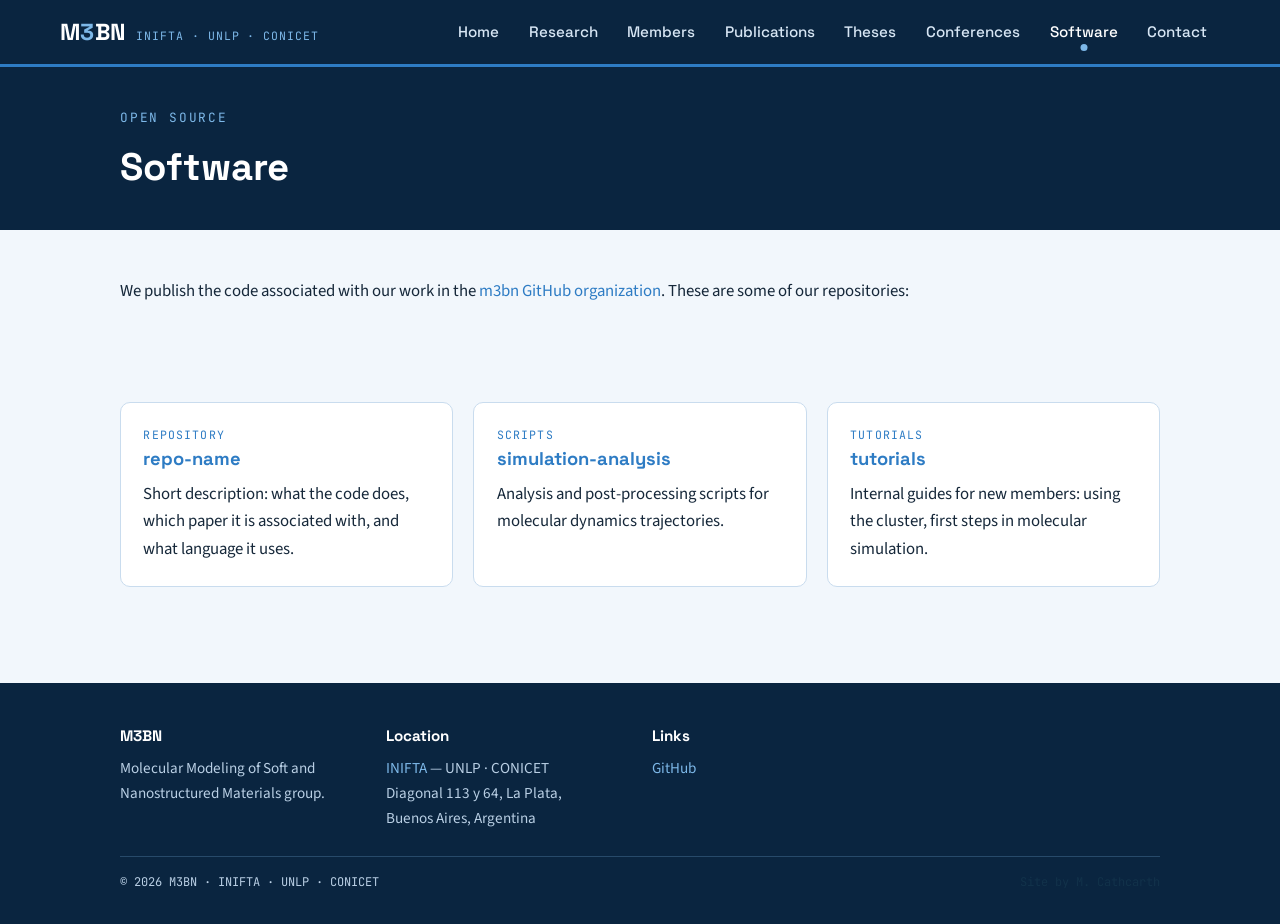
<file: software.html>
<!DOCTYPE html>
<html lang="en">
<head>
  <meta charset="UTF-8">
  <meta name="viewport" content="width=device-width, initial-scale=1.0">
  <title>Software · M3BN</title>
  <meta name="description" content="Open-source code, scripts and simulation tools developed by the M3BN group.">
  <link rel="stylesheet" href="assets/css/style.css">
</head>
<body>

  <!-- ================= HEADER (identical on every page) ================= -->
  <header class="header">
    <div class="container">
      <a class="brand" href="index.html">
        <span class="acronym">M<span>3</span>BN</span>
        <span class="institute">INIFTA · UNLP · CONICET</span>
      </a>
      <button class="nav-toggle" aria-expanded="false" aria-controls="main-nav">MENU</button>
      <nav class="nav" id="main-nav" aria-label="Main navigation">
        <ul>
          <li><a href="index.html">Home</a></li>
          <li><a href="research.html">Research</a></li>
          <li><a href="members.html">Members</a></li>
          <li><a href="publications.html">Publications</a></li>
          <li><a href="theses.html">Theses</a></li>
          <li><a href="conferences.html">Conferences</a></li>
          <li><a href="software.html">Software</a></li>
          <li><a href="contact.html">Contact</a></li>
        </ul>
      </nav>
    </div>
  </header>

  <section class="page-header">
    <div class="container">
      <p class="eyebrow">Open source</p>
      <h1>Software</h1>
    </div>
  </section>

  <section class="section">
    <div class="container">
      <p>We publish the code associated with our work in the
      <a href="https://github.com/m3bn">m3bn GitHub organization</a>.
      These are some of our repositories:</p>
    </div>
  </section>

  <section class="section">
    <div class="container">
      <div class="grid">
        <!-- EDIT: one card per group repository -->
        <article class="card">
          <p class="tag">Repository</p>
          <h3><a href="https://github.com/m3bn/repo-name">repo-name</a></h3>
          <p>Short description: what the code does, which paper it is associated
          with, and what language it uses.</p>
        </article>
        <article class="card">
          <p class="tag">Scripts</p>
          <h3><a href="https://github.com/m3bn/">simulation-analysis</a></h3>
          <p>Analysis and post-processing scripts for molecular dynamics
          trajectories.</p>
        </article>
        <article class="card">
          <p class="tag">Tutorials</p>
          <h3><a href="https://github.com/m3bn/">tutorials</a></h3>
          <p>Internal guides for new members: using the cluster, first steps
          in molecular simulation.</p>
        </article>
      </div>
    </div>
  </section>

  <!-- ================= FOOTER (identical on every page) ================= -->
  <footer class="footer">
    <div class="container">
      <div>
        <h4>M3BN</h4>
        <p>Molecular Modeling of Soft and Nanostructured Materials group.</p>
        <!-- <p>Part of the <a href="https://softmatter.quimica.unlp.edu.ar/">Soft Matter Laboratory</a>.</p> -->
      </div>
      <div>
        <h4>Location</h4>
        <p><a href="https://inifta.unlp.edu.ar/">INIFTA</a> — UNLP · CONICET<br>
        Diagonal 113 y 64, La Plata,<br>Buenos Aires, Argentina</p>
      </div>
      <div>
        <h4>Links</h4>
        <p>
          <a href="https://github.com/m3bn">GitHub</a> <!-- ·
          <a href="https://www.instagram.com/softmatterlab/">Instagram</a> ·
          <a href="https://twitter.com/softmatterlab">X</a> -->
        </p>
      </div>
      <!-- <p class="legal">© 2026 M3BN · INIFTA · UNLP · CONICET</p> -->
      <p class="legal" style="display:flex; justify-content:space-between; flex-wrap:wrap; gap:0.5rem;">
        <span>© 2026 M3BN · INIFTA · UNLP · CONICET</span>
        <span style="color:#12324a;">Site by M. Cathcarth</span>
      </p>
    </div>
  </footer>

  <script src="assets/js/main.js"></script>
</body>
</html>
</file>
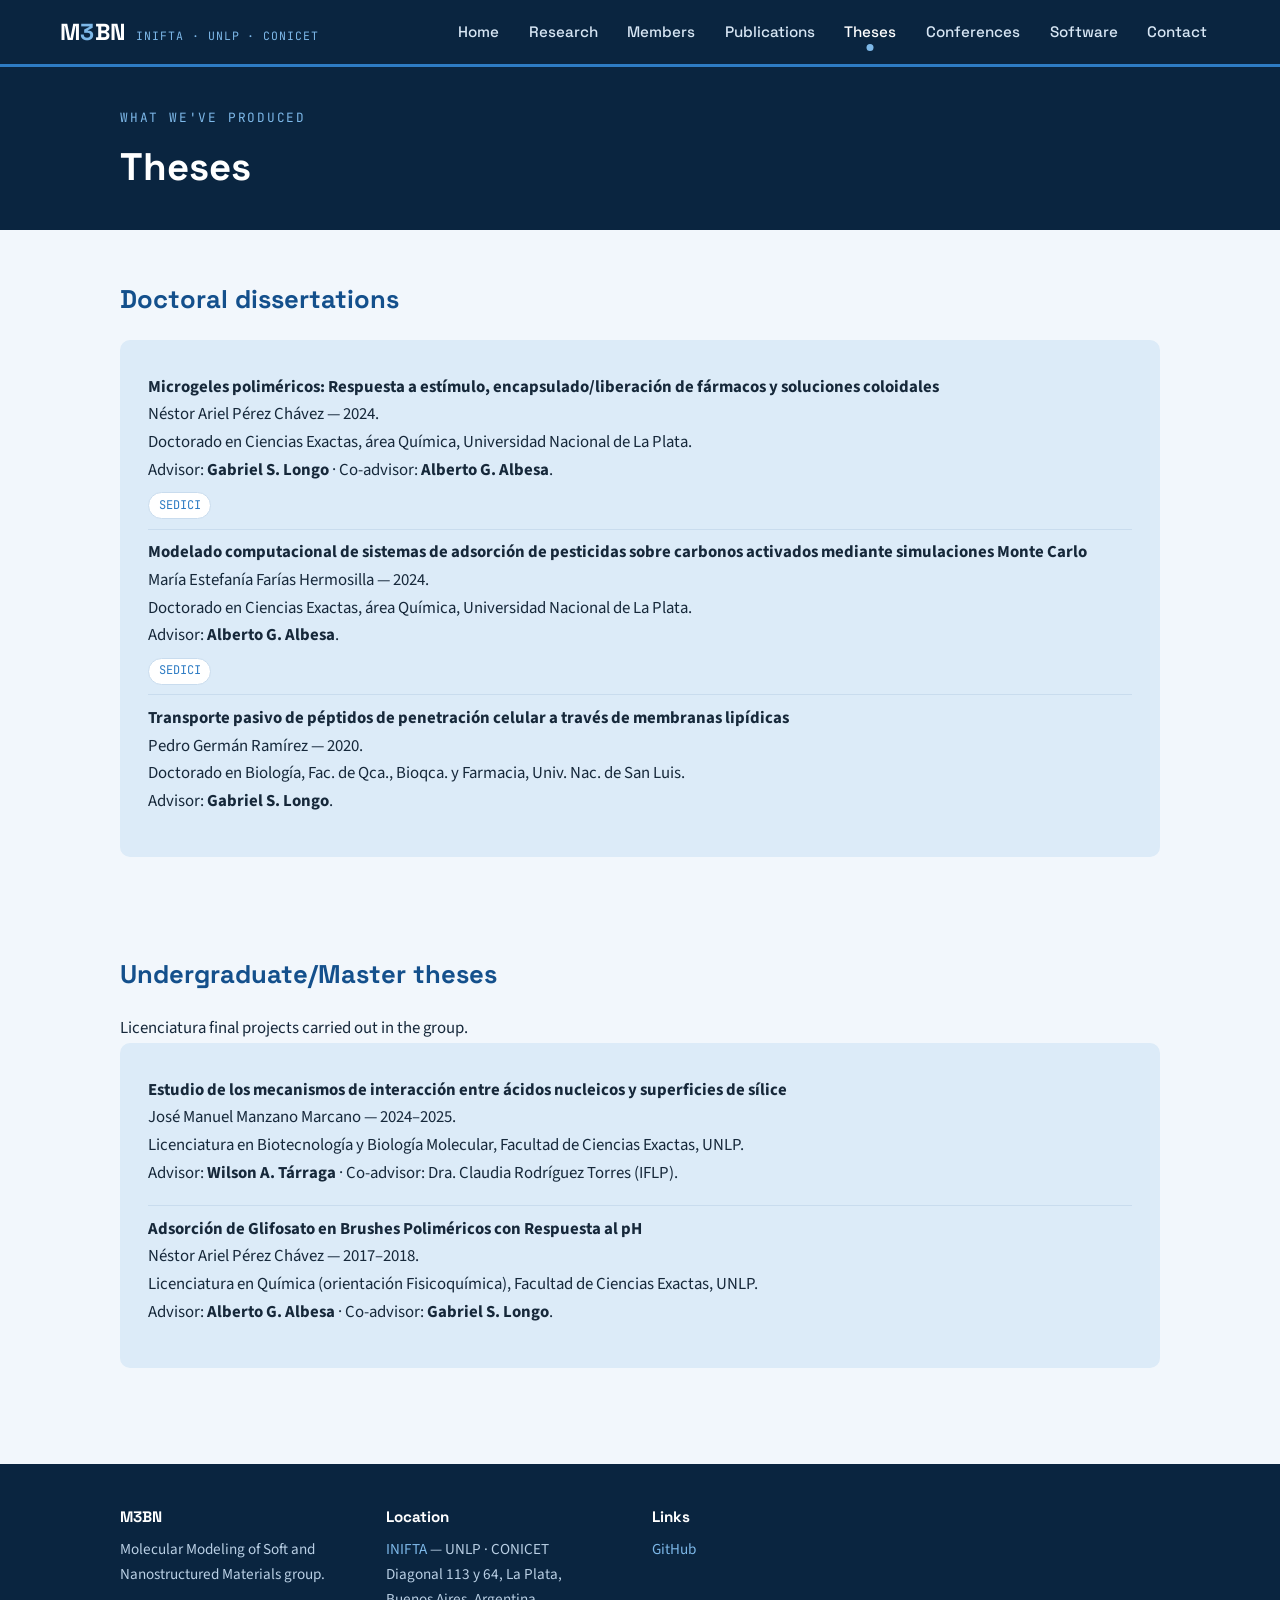
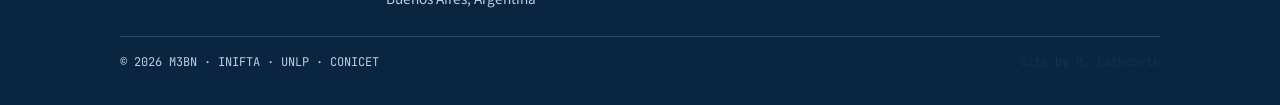
<file: theses.html>
<!DOCTYPE html>
<html lang="en">
<head>
  <meta charset="UTF-8">
  <meta name="viewport" content="width=device-width, initial-scale=1.0">
  <title>Theses · M3BN</title>
  <meta name="description" content="Doctoral and undergraduate theses completed in the M3BN group.">
  <link rel="stylesheet" href="assets/css/style.css">
</head>
<body>

  <!-- ================= HEADER (identical on every page) ================= -->
  <header class="header">
    <div class="container">
      <a class="brand" href="index.html">
        <span class="acronym">M<span>3</span>BN</span>
        <span class="institute">INIFTA · UNLP · CONICET</span>
      </a>
      <button class="nav-toggle" aria-expanded="false" aria-controls="main-nav">MENU</button>
      <nav class="nav" id="main-nav" aria-label="Main navigation">
        <ul>
          <li><a href="index.html">Home</a></li>
          <li><a href="research.html">Research</a></li>
          <li><a href="members.html">Members</a></li>
          <li><a href="publications.html">Publications</a></li>
          <li><a href="theses.html">Theses</a></li>
          <li><a href="conferences.html">Conferences</a></li>
          <li><a href="software.html">Software</a></li>
          <li><a href="contact.html">Contact</a></li>
        </ul>
      </nav>
    </div>
  </header>

  <section class="page-header">
    <div class="container">
      <p class="eyebrow">What we've produced</p>
      <h1>Theses</h1>
    </div>
  </section>

  <!-- ============================================================
       HOW TO ADD A THESIS:
       1. Copy a full <div class="thesis alumnus"> block into the right section
          (doctoral or undergraduate).
       2. Fill in title (keep the original language), author, year and advisor(s).
       3. Add a link to the repository (SEDICI) if the thesis is available online.
       ============================================================ -->

  <!-- ===================== DOCTORAL THESES ===================== -->
  <section class="section">
    <div class="container">
      <h2>Doctoral dissertations</h2>
      <div class="panel">

        <div class="thesis alumnus">
          <p><strong>Microgeles poliméricos: Respuesta a estímulo, encapsulado/liberación
            de fármacos y soluciones coloidales</strong><br>
            Néstor Ariel Pérez Chávez — 2024.<br>
            Doctorado en Ciencias Exactas, área Química, Universidad Nacional de La Plata.<br>
            Advisor: <strong>Gabriel S. Longo</strong> · Co-advisor: <strong>Alberto G. Albesa</strong>.</p>
          <div class="links">
            <a href="https://sedici.unlp.edu.ar/handle/10915/164481">SEDICI</a>
            <!-- <a href="https://doi.org/10.35537/10915/164481">DOI</a> -->
          </div>
        </div>

        <div class="thesis alumnus">
          <p><strong>Modelado computacional de sistemas de adsorción de pesticidas sobre
            carbonos activados mediante simulaciones Monte Carlo</strong><br>
            María Estefanía Farías Hermosilla — 2024.<br>
            Doctorado en Ciencias Exactas, área Química, Universidad Nacional de La Plata.<br>
            Advisor: <strong>Alberto G. Albesa</strong>.</p>
          <div class="links">
            <a href="https://sedici.unlp.edu.ar/handle/10915/182858">SEDICI</a>
            <!--  <a href="https://doi.org/10.35537/10915/182858">DOI</a> -->
          </div>
        </div>


        <div class="thesis alumnus">
          <p><strong>Transporte pasivo de péptidos de penetración celular a través de membranas lipídicas</strong><br>
            Pedro Germán Ramírez — 2020.<br>
            Doctorado en Biología, Fac. de Qca., Bioqca. y Farmacia, Univ. Nac. de San Luis.<br>
            Advisor: <strong>Gabriel S. Longo</strong>.</p>
          <div class="links">
            <!--
            <a href="https://sedici.unlp.edu.ar/handle/10915/182858">SEDECI</a>
            -->
            <!--  <a href="https://doi.org/10.35537/10915/182858">DOI</a> -->
          </div>
        </div>


        
      </div>
    </div>
  </section>

  <!-- =================== UNDERGRADUATE THESES =================== -->
  <section class="section">
    <div class="container">
      <h2>Undergraduate/Master theses</h2>
      <p>Licenciatura final projects carried out in the group.</p>
      <div class="panel">

        <div class="thesis alumnus">
          <p><strong>Estudio de los mecanismos de interacción entre ácidos nucleicos
            y superficies de sílice</strong><br>
            José Manuel Manzano Marcano — 2024–2025.<br>
            Licenciatura en Biotecnología y Biología Molecular, Facultad de Ciencias Exactas, UNLP.<br>
            Advisor: <strong>Wilson A. Tárraga</strong> · Co-advisor: Dra. Claudia Rodríguez Torres (IFLP).</p>
          <div class="links">
            <!-- EDIT: uncomment and paste the Google Drive link when available -->
            <!-- <a href="URL_DRIVE" target="_blank" rel="noopener">PDF ↗</a> -->
          </div>
        </div>

        <div class="thesis alumnus">
          <p><strong>Adsorción de Glifosato en Brushes Poliméricos con Respuesta al pH</strong><br>
            Néstor Ariel Pérez Chávez — 2017–2018.<br>
            Licenciatura en Química (orientación Fisicoquímica), Facultad de Ciencias Exactas, UNLP.<br>
            Advisor: <strong>Alberto G. Albesa</strong> · Co-advisor: <strong>Gabriel S. Longo</strong>.</p>
          <div class="links">
            <!-- EDIT: uncomment and paste the Google Drive link when available -->
            <!-- <a href="URL_DRIVE" target="_blank" rel="noopener">PDF ↗</a> -->
          </div>
        </div>

      </div>
    </div>
  </section>

  <!-- ================= FOOTER (identical on every page) ================= -->
  <footer class="footer">
    <div class="container">
      <div>
        <h4>M3BN</h4>
        <p>Molecular Modeling of Soft and Nanostructured Materials group.</p>
        <!-- <p>Part of the <a href="https://softmatter.quimica.unlp.edu.ar/">Soft Matter Laboratory</a>.</p> -->
      </div>
      <div>
        <h4>Location</h4>
        <p><a href="https://inifta.unlp.edu.ar/">INIFTA</a> — UNLP · CONICET<br>
        Diagonal 113 y 64, La Plata,<br>Buenos Aires, Argentina</p>
      </div>
      <div>
        <h4>Links</h4>
        <p>
          <a href="https://github.com/m3bn">GitHub</a> <!-- ·
          <a href="https://www.instagram.com/softmatterlab/">Instagram</a> ·
          <a href="https://twitter.com/softmatterlab">X</a> -->
        </p>
      </div>
      <!-- <p class="legal">© 2026 M3BN · INIFTA · UNLP · CONICET</p> -->
      <p class="legal" style="display:flex; justify-content:space-between; flex-wrap:wrap; gap:0.5rem;">
        <span>© 2026 M3BN · INIFTA · UNLP · CONICET</span>
        <span style="color:#12324a;">Site by M. Cathcarth</span>
      </p>
    </div>
  </footer>

  <script src="assets/js/main.js"></script>
</body>
</html>
</file>
<file: assets/css/style.css>
/* ============================================================
   M3BN — Molecular Modeling of Soft and Nanostructured
   Materials · INIFTA · UNLP · CONICET
   Shared stylesheet for all pages.
   Blue palette based on softmatter.quimica.unlp.edu.ar
   ============================================================ */

@import url('https://fonts.googleapis.com/css2?family=Space+Grotesk:wght@400;500;600;700&family=Source+Sans+3:ital,wght@0,400;0,600;1,400&family=JetBrains+Mono:wght@400;500&display=swap');

:root {
  /* Palette */
  --navy: #0a2540;         /* dark backgrounds: header, footer, hero */
  --blue: #14508c;         /* main institutional color */
  --mid-blue: #2e7cc4;     /* hovers, links */
  --sky: #7db8e8;          /* accents on dark backgrounds */
  --ice: #f2f7fc;          /* page background */
  --panel-blue: #dcebf8;   /* panels and highlighted cards */
  --ink: #16283a;          /* main text */
  --gray-text: #4a5d70;    /* secondary text */
  --white: #ffffff;
  --border: #c9dcee;

  /* Typography */
  --f-display: 'Space Grotesk', sans-serif;
  --f-body: 'Source Sans 3', sans-serif;
  --f-mono: 'JetBrains Mono', monospace;

  --max-width: 1080px;
  --radius: 10px;
}

* { box-sizing: border-box; margin: 0; padding: 0; }

html { scroll-behavior: smooth; }
@media (prefers-reduced-motion: reduce) {
  html { scroll-behavior: auto; }
  *, *::before, *::after { animation: none !important; transition: none !important; }
}

body {
  font-family: var(--f-body);
  font-size: 1.05rem;
  line-height: 1.65;
  color: var(--ink);
  background: var(--ice);
}

img { max-width: 100%; display: block; }

a { color: var(--mid-blue); text-decoration: none; }
a:hover { text-decoration: underline; }
a:focus-visible, button:focus-visible {
  outline: 3px solid var(--mid-blue);
  outline-offset: 2px;
  border-radius: 4px;
}

.container { max-width: var(--max-width); margin: 0 auto; padding: 0 1.25rem; }

/* ---------- Header and navigation ---------- */

.header {
  background: var(--navy);
  color: var(--white);
  position: sticky;
  top: 0;
  z-index: 50;
  border-bottom: 3px solid var(--mid-blue);
}

.header .container {
  display: flex;
  align-items: center;
  justify-content: space-between;
  gap: 1rem;
  min-height: 64px;
}

.brand {
  display: flex;
  align-items: baseline;
  gap: 0.6rem;
  color: var(--white);
  text-decoration: none;
}
.brand:hover { text-decoration: none; }

.brand .acronym {
  font-family: var(--f-display);
  font-weight: 700;
  font-size: 1.45rem;
  letter-spacing: 0.02em;
}
.brand .acronym span { color: var(--sky); }

.brand .institute {
  font-family: var(--f-mono);
  font-size: 0.72rem;
  color: var(--sky);
  letter-spacing: 0.08em;
}

.nav ul {
  display: flex;
  gap: 0.25rem;
  list-style: none;
}

.nav a {
  display: block;
  padding: 0.55rem 0.8rem;
  color: #d7e6f4;
  font-family: var(--f-display);
  font-weight: 500;
  font-size: 0.95rem;
  border-radius: 6px;
}
.nav a:hover { background: rgba(125, 184, 232, 0.15); text-decoration: none; color: var(--white); }

/* Active page: a sky-blue "bead" under the tab name */
.nav a.active {
  color: var(--white);
  position: relative;
}
.nav a.active::after {
  content: '';
  position: absolute;
  left: 50%;
  bottom: 2px;
  transform: translateX(-50%);
  width: 7px;
  height: 7px;
  border-radius: 50%;
  background: var(--sky);
}

.nav-toggle {
  display: none;
  background: none;
  border: 2px solid var(--sky);
  color: var(--sky);
  font-family: var(--f-mono);
  font-size: 0.85rem;
  padding: 0.35rem 0.7rem;
  border-radius: 6px;
  cursor: pointer;
}

/* ---------- Hero (home page) ---------- */

.hero {
  background: linear-gradient(160deg, var(--navy) 0%, var(--blue) 90%);
  color: var(--white);
  padding: 4rem 0 3.5rem;
  overflow: hidden;
}

.hero h1 {
  font-family: var(--f-display);
  font-weight: 700;
  font-size: clamp(1.9rem, 4.5vw, 3rem);
  line-height: 1.15;
  max-width: 50ch;
  margin: 0.75rem 0 1.25rem;
}

.hero .eyebrow {
  font-family: var(--f-mono);
  font-size: 0.85rem;
  letter-spacing: 0.14em;
  text-transform: uppercase;
  color: var(--sky);
}

.hero p.lede {
  max-width: 58ch;
  font-size: 1.15rem;
  color: #d7e6f4;
}

.hero .chain { margin-top: 2.5rem; opacity: 0.9; }

/* ---------- Hero two-column layout (text + image) ---------- */

.hero .hero-grid {
  display: grid;
  grid-template-columns: 1.4fr 1fr;
  gap: 2.5rem;
  align-items: center;
}

.hero .hero-image img {
  width: 100%;
   min-width: 480px;
  height: auto;
}

/* Stack on narrower screens */
@media (max-width: 860px) {
  .hero .hero-grid {
    grid-template-columns: 1fr;
    gap: 1.5rem;
  }
  .hero .hero-image {
    order: -1;           /* image on top when stacked */
    margin-right: 0;     
  }
  .hero .hero-image img {
    min-width: 0;        
  }
}

/* Call-to-action button row */
.cta-buttons {
  display: flex;
  gap: 0.75rem;
  flex-wrap: wrap;
  margin-top: 1rem;
}

/* ---------- Inner page headers ---------- */

.page-header {
  background: var(--navy);
  color: var(--white);
  padding: 2.5rem 0 2rem;
}
.page-header h1 {
  font-family: var(--f-display);
  font-size: clamp(1.6rem, 3.5vw, 2.4rem);
  margin-top: 0.4rem;
}
.page-header .eyebrow {
  font-family: var(--f-mono);
  font-size: 0.8rem;
  letter-spacing: 0.14em;
  text-transform: uppercase;
  color: var(--sky);
}

/* ---------- Sections ---------- */

.section { padding: 3rem 0; }

.section h2 {
  font-family: var(--f-display);
  font-size: 1.6rem;
  color: var(--blue);
  margin-bottom: 1.25rem;
}

.section h3 {
  font-family: var(--f-display);
  font-size: 1.15rem;
  color: var(--navy);
  margin-bottom: 0.4rem;
}

.section p + p { margin-top: 0.9rem; }

/* ---------- Generic cards ---------- */

.grid {
  display: grid;
  gap: 1.25rem;
  grid-template-columns: repeat(auto-fill, minmax(280px, 1fr));
}

.card {
  background: var(--white);
  border: 1px solid var(--border);
  border-radius: var(--radius);
  padding: 1.4rem;
  transition: transform 0.15s ease, box-shadow 0.15s ease;
}
.card:hover {
  transform: translateY(-3px);
  box-shadow: 0 8px 20px rgba(10, 37, 64, 0.10);
}

.card .tag {
  font-family: var(--f-mono);
  font-size: 0.72rem;
  letter-spacing: 0.1em;
  text-transform: uppercase;
  color: var(--mid-blue);
}

.card .toc-figure {
  border-radius: 6px;
  border: 1px solid var(--border);
  margin-bottom: 0.9rem;
  background: var(--white);
}

/* ---------- Members ---------- */

.member { text-align: left; }

.member .photo {
  width: 110px;
  height: 110px;
  border-radius: 50%;
  object-fit: cover;
  border: 3px solid var(--panel-blue);
  margin-bottom: 0.9rem;
  background: var(--panel-blue);
}

.member .role {
  font-family: var(--f-mono);
  font-size: 0.78rem;
  color: var(--gray-text);
  margin-bottom: 0.5rem;
}

.member .links {
  margin-top: 0.6rem;
  display: flex;
  flex-wrap: wrap;
  gap: 0.5rem;
}
.member .links a {
  font-family: var(--f-mono);
  font-size: 0.75rem;
  border: 1px solid var(--border);
  border-radius: 999px;
  padding: 0.15rem 0.6rem;
}
.member .links a:hover { background: var(--panel-blue); text-decoration: none; }

/* ---------- Alumni ---------- */

.alumnus { padding: 0.6rem 0; }
.alumnus + .alumnus { border-top: 1px solid var(--border); }
.alumnus p { margin-bottom: 0.5rem; }

/* Chips de links en alumni: mismo estilo que en member */
.alumnus .links {
  display: flex;
  flex-wrap: wrap;
  gap: 0.5rem;
}
.alumnus .links a {
  font-family: var(--f-mono);
  font-size: 0.75rem;
  border: 1px solid var(--border);
  border-radius: 999px;
  padding: 0.15rem 0.6rem;
  background: var(--white);
}
.alumnus .links a:hover { background: var(--panel-blue); text-decoration: none; }

/* ---------- Publications and conferences ---------- */

.year {
  font-family: var(--f-display);
  font-size: 1.35rem;
  color: var(--blue);
  border-bottom: 2px solid var(--border);
  padding-bottom: 0.3rem;
  margin: 2rem 0 1rem;
}
.year:first-of-type { margin-top: 0; }

.publication {
  background: var(--white);
  border-left: 4px solid var(--mid-blue);
  border-radius: 0 var(--radius) var(--radius) 0;
  padding: 1rem 1.25rem;
  margin-bottom: 0.9rem;
}

/* Layout with a TOC figure beside the reference */
.publication.with-toc {
  display: grid;
  grid-template-columns: 300px 1fr;
  gap: 1.5rem;
  align-items: center;
}
.publication .toc {
  width: 300px;
  /* border: 1px solid var(--border); */
  /* border-radius: 6px; */
  background: var(--white);
  /* box-shadow: 0 1px 4px rgba(10, 37, 64, 0.12); */
}
@media (max-width: 560px) {
  .publication.with-toc { grid-template-columns: 1fr; }
  .publication .toc { width: 100%; max-width: 320px; }
}

.publication .title { font-weight: 600; }
.publication .authors { color: var(--gray-text); font-size: 0.95rem; }
.publication .venue { font-style: italic; font-size: 0.95rem; }
.publication .doi {
  font-family: var(--f-mono);
  font-size: 0.8rem;
}

.publication.poster { border-left-color: var(--sky); }

/* ---------- Highlighted blocks ---------- */

.panel {
  background: var(--panel-blue);
  border-radius: var(--radius);
  padding: 1.5rem 1.75rem;
}

.btn {
  display: inline-block;
  background: var(--blue);
  color: var(--white);
  font-family: var(--f-display);
  font-weight: 600;
  padding: 0.65rem 1.4rem;
  border-radius: 8px;
  margin-top: 0.75rem;
}
.btn:hover { background: var(--mid-blue); text-decoration: none; }

/* ---------- Footer ---------- */

.footer {
  background: var(--navy);
  color: #b9cfe4;
  padding: 2.5rem 0 2rem;
  margin-top: 3rem;
  font-size: 0.95rem;
}

.footer .container {
  display: grid;
  gap: 1.5rem;
  grid-template-columns: repeat(auto-fit, minmax(240px, 1fr));
}

.footer h4 {
  font-family: var(--f-display);
  color: var(--white);
  margin-bottom: 0.5rem;
}

.footer a { color: var(--sky); }

.footer .legal {
  grid-column: 1 / -1;
  border-top: 1px solid rgba(125, 184, 232, 0.25);
  padding-top: 1rem;
  font-family: var(--f-mono);
  font-size: 0.75rem;
}

/* ---------- Responsive ---------- */

@media (max-width: 820px) {
  .nav-toggle { display: block; }

  .nav {
    display: none;
    position: absolute;
    top: 100%;
    left: 0;
    right: 0;
    background: var(--navy);
    border-bottom: 3px solid var(--mid-blue);
    padding: 0.5rem 1rem 1rem;
  }
  .nav.open { display: block; }
  .nav ul { flex-direction: column; }
}

/* ---------- Brand fix: keep "INIFTA · UNLP · CONICET" on one line ---------- */

/* The brand must not shrink when the nav needs room, and its
   institute line must never wrap to a second row. */
.brand { flex-shrink: 0; }
.brand .institute { white-space: nowrap; }

/* Let the header bar use more width than the page content,
   so the 8-item menu has room to breathe on wide screens. */
.header .container { max-width: 1200px; }

/* ---------- Conference venue cards (grouped by event) ---------- */

.venue-card {
  background: var(--white);
  border: 1px solid var(--border);
  border-radius: 12px;
  padding: 1.25rem 1.5rem;
  margin-bottom: 1rem;
  display: grid;
  grid-template-columns: 120px 1fr;
  gap: 1.5rem;
  align-items: start;
}

/* Left column: logo + optional abstract-book link */
.venue-card .venue-logo { text-align: center; }
.venue-card .venue-logo img {
  width: 110px;
  /* border-radius: 8px; */
}
/* Text fallback for events without a logo image */
.venue-card .venue-logo .logo-text {
  width: 110px;
  height: 70px;
  border-radius: 8px;
  background: var(--panel-blue);
  color: var(--blue);
  font-family: var(--f-display);
  font-weight: 600;
  font-size: 1.25rem;
  letter-spacing: 0.03em;
  display: flex;
  align-items: center;
  justify-content: center;
  margin: 0 auto;
}
.venue-card .venue-logo a {
  font-family: var(--f-mono);
  font-size: 0.72rem;
  display: inline-block;
  margin-top: 0.5rem;
}

/* Right column: event header + list of presentations */
.venue-card .venue-name {
  font-family: var(--f-display);
  font-size: 1.05rem;
  color: var(--navy);
  margin-bottom: 0.15rem;
}
.venue-card .venue-meta {
  font-family: var(--f-mono);
  font-size: 0.75rem;
  color: var(--gray-text);
  margin-bottom: 0.9rem;
}

/* Each presentation within a venue */
.venue-card .pres {
  border-left: 3px solid var(--mid-blue);   /* talk = blue */
  padding-left: 0.85rem;
  margin-bottom: 0.85rem;
  border-radius: 0;
}
.venue-card .pres:last-child { margin-bottom: 0; }
.venue-card .pres.poster { border-left-color: var(--sky); }  /* poster = sky */

.venue-card .pres .kind {
  font-family: var(--f-mono);
  font-size: 0.65rem;
  letter-spacing: 0.1em;
  color: var(--mid-blue);
}
.venue-card .pres.poster .kind { color: var(--blue); }

.venue-card .pres .pres-title {
  font-size: 0.95rem;
  color: var(--ink);
  margin: 0.1rem 0 0.05rem;
}
.venue-card .pres .pres-authors {
  font-size: 0.85rem;
  color: var(--gray-text);
}
.venue-card .pres .pres-authors strong { color: var(--blue); }

.venue-card .pres .award {
  font-size: 0.8rem;
  color: var(--mid-blue);
  margin-top: 0.15rem;
}

.venue-card .pres .pres-link {
  font-family: var(--f-mono);
  font-size: 0.75rem;
  margin-top: 0.2rem;
}

/* Top row of each presentation: kind chip on the left, link on the right */
.venue-card .pres .pres-top {
  display: flex;
  justify-content: space-between;
  align-items: baseline;
  gap: 0.75rem;
}
.venue-card .pres .pres-top .pres-link {
  font-family: var(--f-mono);
  font-size: 0.72rem;
  white-space: nowrap;
}

/* Stack on mobile */
@media (max-width: 560px) {
  .venue-card { grid-template-columns: 1fr; gap: 1rem; }
  .venue-card .venue-logo .logo-text,
  .venue-card .venue-logo img { margin: 0 auto; }
}

html, body {
  overflow-x: hidden;
  max-width: 100%;
}

/* The hidden CV box */
.resume-content {
  max-height: 0;
  overflow: hidden;
  opacity: 0;
  transition: max-height 0.4s ease-in-out, opacity 0.3s ease-in-out, padding 0.3s ease-in-out;
  padding: 0 0.5rem;
  margin-top: 0;
  background-color: #f9f9f9;
  border-radius: 6px;
  font-size: 0.95rem;
  line-height: 1.5;
}

/* The expanded state */
.resume-content.resume-open {
  max-height: 600px; /* Set a large enough value for your CV text */
  opacity: 1;
  padding: 1rem 0.5rem;
  margin-top: 0.75rem;
  border-top: 1px solid #e0e0e0;
}

/* Style the Resume link to look clickable */
.resume-toggle {
  cursor: pointer;
  font-weight: 500;
  color: #0066cc;
  text-decoration: none;
  border: none;
  background: none;
  padding: 0;
}
.resume-toggle:hover {
  text-decoration: underline;
}

/* Hidden elements must stay hidden even when they have a display rule */
[hidden] { display: none !important; }

/* Notice shown only when publications are filtered by research line */
.filter-notice {
  background: var(--panel-blue);
  border-radius: var(--radius);
  padding: 0.75rem 1.1rem;
  margin-bottom: 1.5rem;
  font-size: 0.95rem;
}

/* Research line cards that link to their publications */
.card.line-card { position: relative; }
.card .card-link {
  display: inline-block;
  margin-top: 0.75rem;
  font-family: var(--f-mono);
  font-size: 0.78rem;
}
/* Stretch the link over the whole card so it is all clickable */
.card .card-link::after {
  content: '';
  position: absolute;
  inset: 0;
}
</file>
